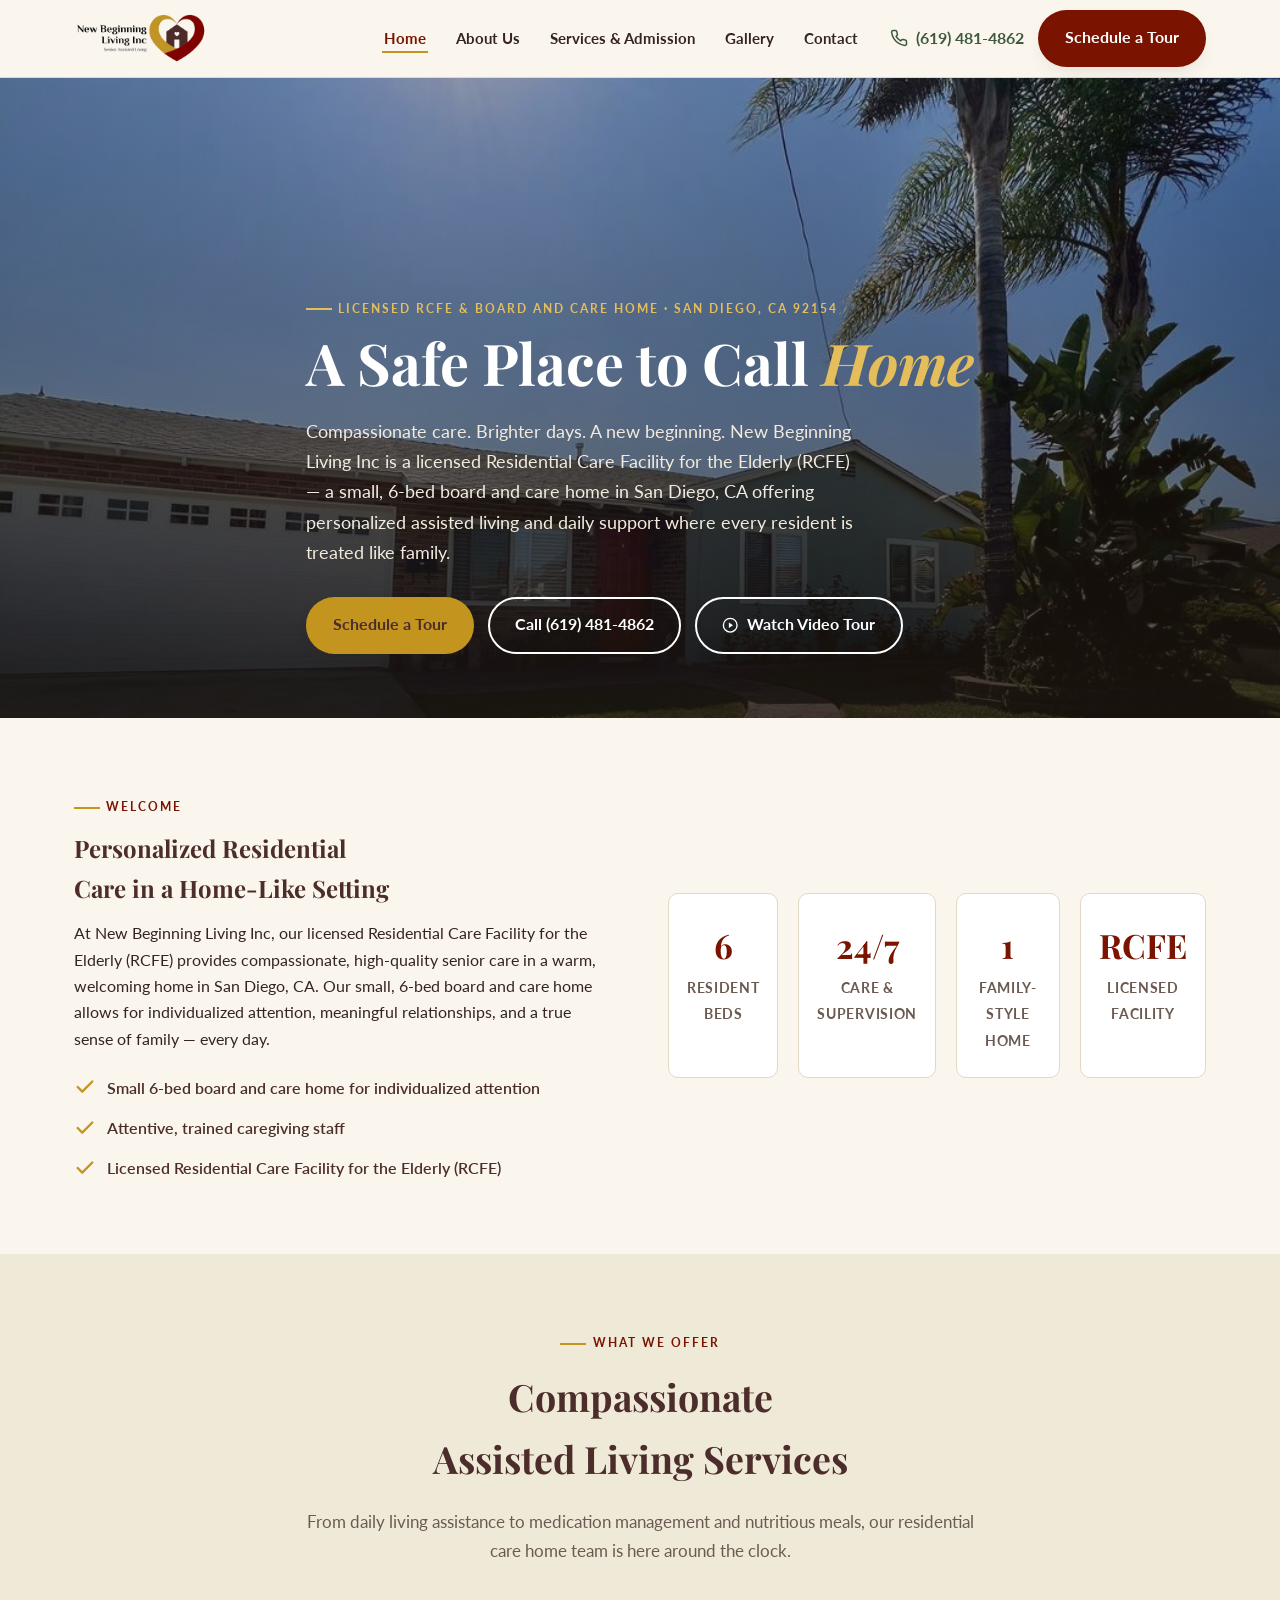
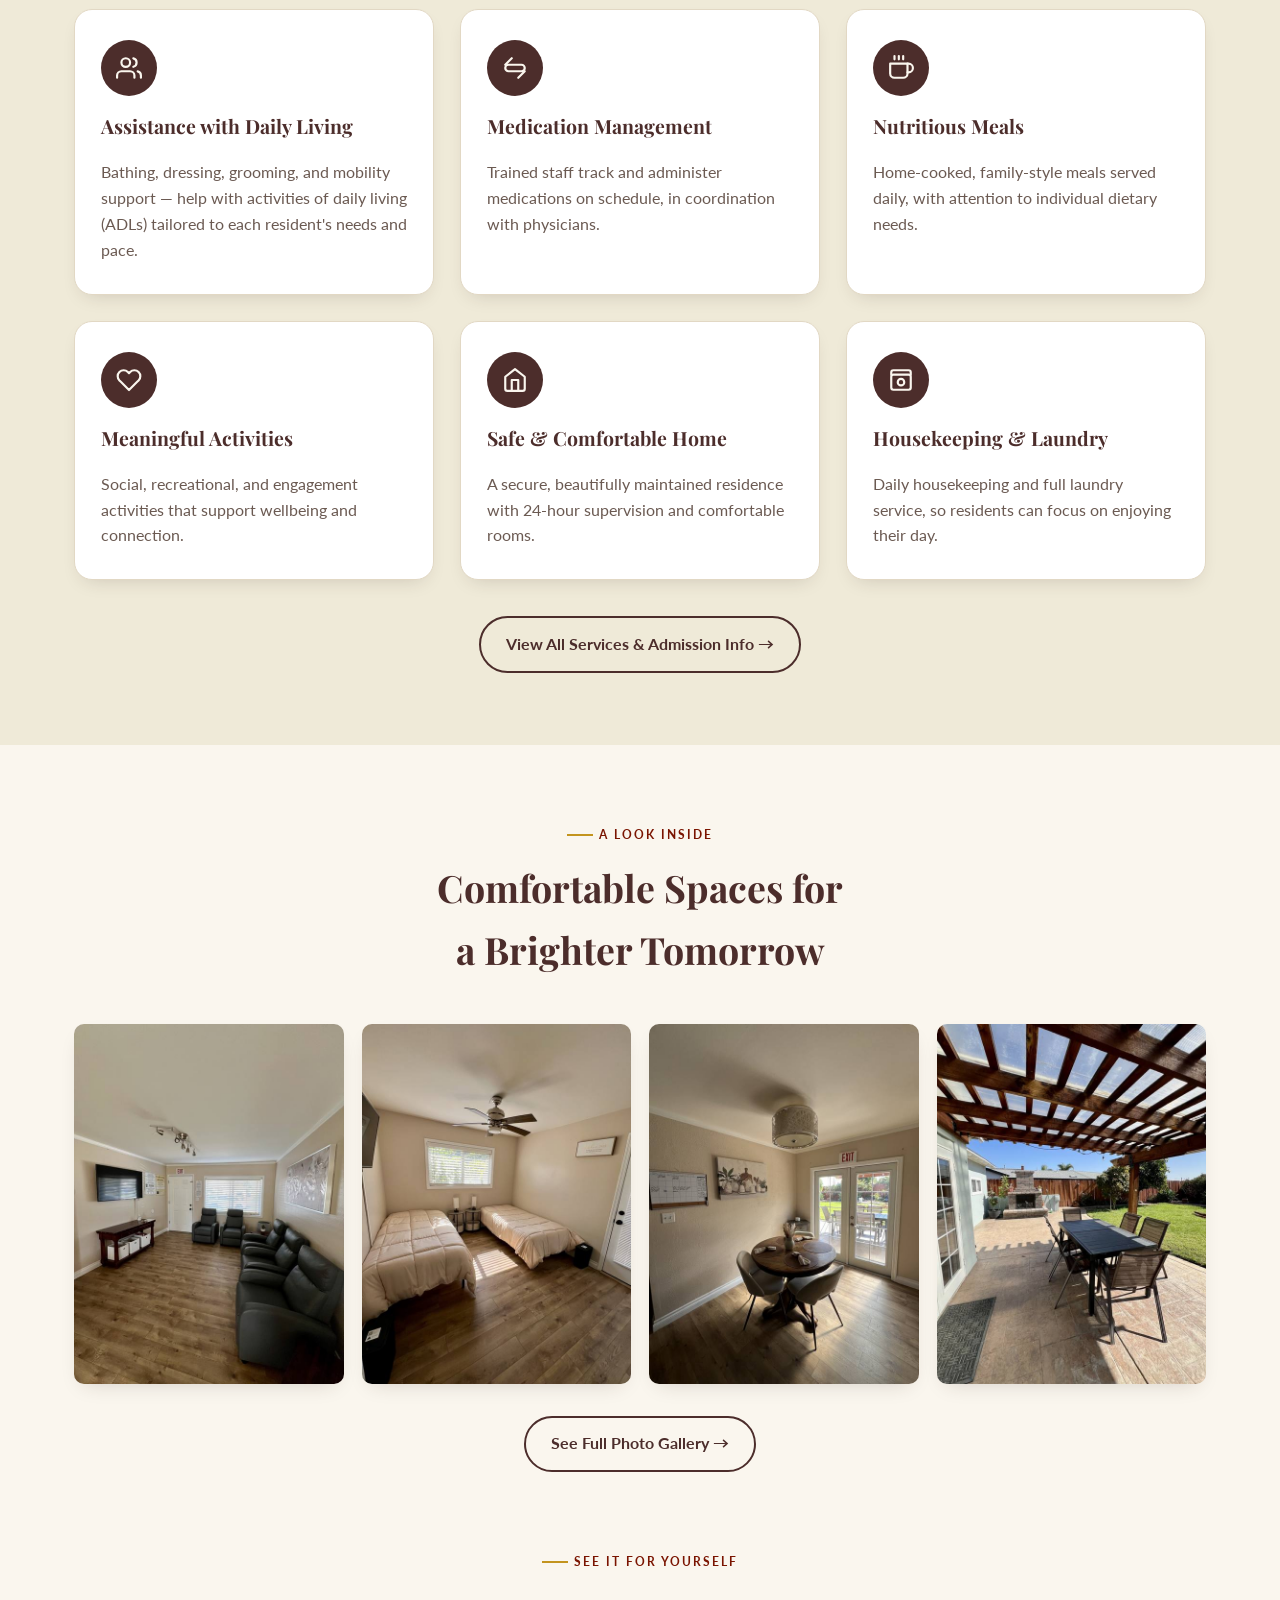
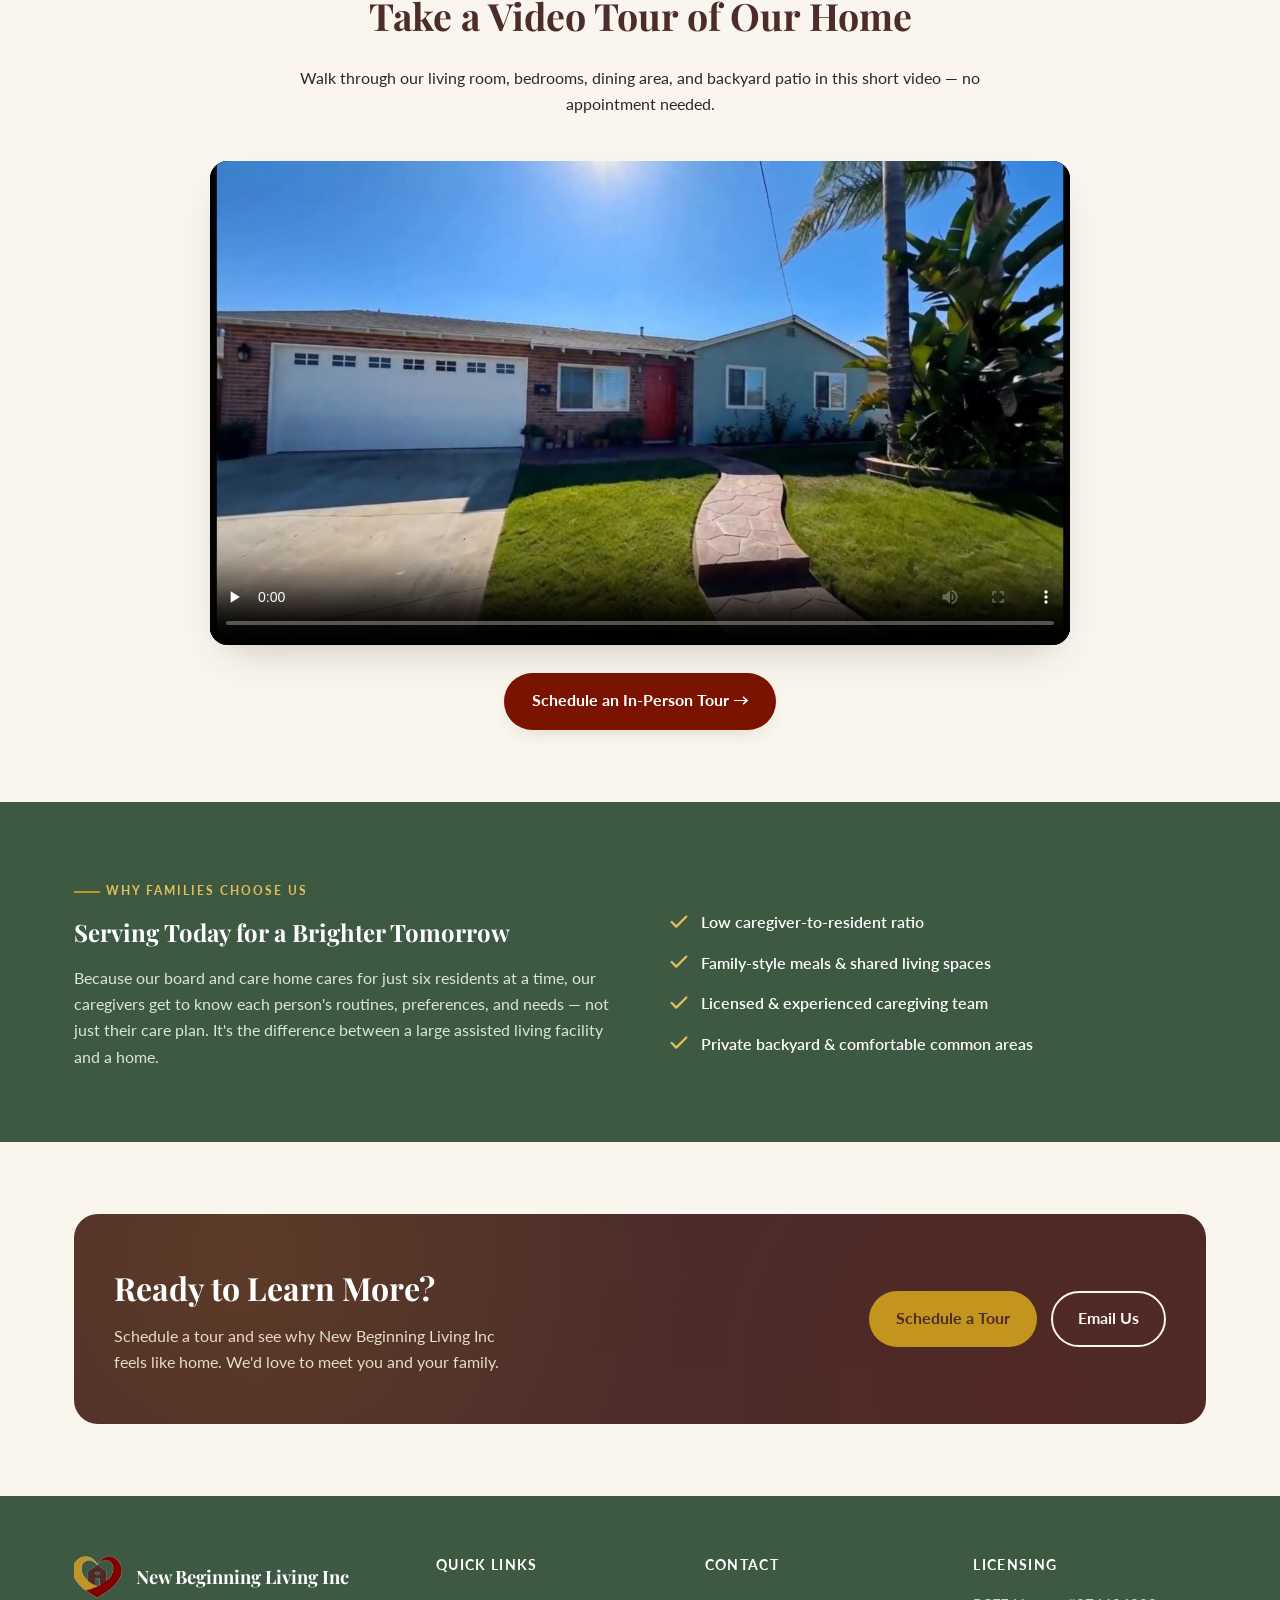
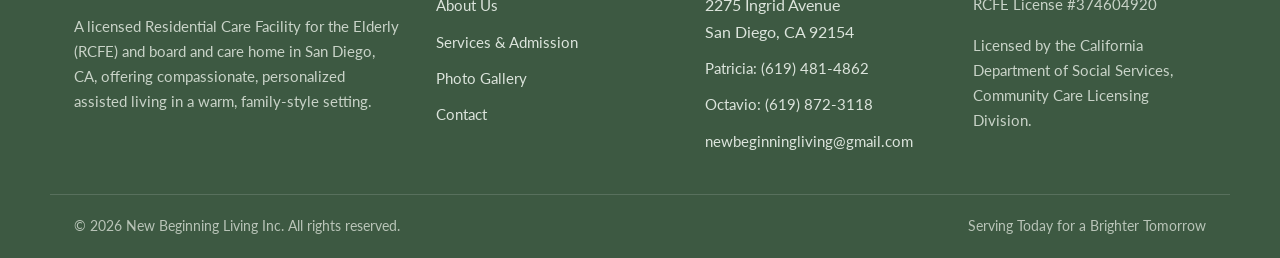
<file: index.html>
<!doctype html>
<html lang="en">
<head>
<meta charset="UTF-8">
<meta name="viewport" content="width=device-width, initial-scale=1, viewport-fit=cover">
<title>New Beginning Living Inc | Licensed RCFE & Board and Care Home in San Diego, CA</title>
<meta name="description" content="New Beginning Living Inc is a licensed Residential Care Facility for the Elderly (RCFE) and board and care home in San Diego, CA 92154, offering personalized, family-style assisted living for seniors.">
<link rel="canonical" href="https://newbeginningliving.com/">
<meta name="theme-color" content="#3D5942">
<link rel="icon" href="favicon.ico" sizes="any">
<link rel="icon" type="image/png" sizes="32x32" href="favicon-32.png">
<link rel="apple-touch-icon" href="apple-touch-icon.png">
<meta property="og:type" content="website">
<meta property="og:site_name" content="New Beginning Living Inc">
<meta property="og:title" content="New Beginning Living Inc | Licensed RCFE & Board and Care Home in San Diego, CA">
<meta property="og:description" content="New Beginning Living Inc is a licensed Residential Care Facility for the Elderly (RCFE) and board and care home in San Diego, CA 92154, offering personalized, family-style assisted living for seniors.">
<meta property="og:url" content="https://newbeginningliving.com/">
<meta property="og:image" content="https://newbeginningliving.com/images/share.jpg">
<meta name="twitter:card" content="summary_large_image">
<link rel="preconnect" href="https://fonts.googleapis.com"><link rel="preconnect" href="https://fonts.gstatic.com" crossorigin>
<link rel="stylesheet" href="https://fonts.googleapis.com/css2?family=Playfair+Display:ital,wght@0,600;0,700;1,600&family=Lato:wght@300;400;700;900&display=swap">
<link rel="stylesheet" href="style.css">
<script src="main.js" defer></script>

</head>
<body>
<header class="site-header">
  <div class="wrap">
    <a class="brand" href="index.html" aria-label="New Beginning Living Inc — Home">
      <img id="logoImg" src="images/logoFull.png" alt="New Beginning Living Inc logo">
    </a>
    <nav class="nav-primary" id="navPrimary">
      <ul class="nav-links">
        <li><a href="index.html" class="active">Home</a></li>
        <li><a href="about.html">About Us</a></li>
        <li><a href="services.html">Services &amp; Admission</a></li>
        <li><a href="gallery.html">Gallery</a></li>
        <li><a href="contact.html">Contact</a></li>
      </ul>
      <div class="header-actions">
        <a class="header-phone" href="tel:16194814862">
          <svg viewBox="0 0 24 24" fill="none" stroke="currentColor" stroke-width="2" stroke-linecap="round" stroke-linejoin="round"><path d="M22 16.92v3a2 2 0 0 1-2.18 2 19.8 19.8 0 0 1-8.63-3.07 19.5 19.5 0 0 1-6-6 19.8 19.8 0 0 1-3.07-8.67A2 2 0 0 1 4.11 2h3a2 2 0 0 1 2 1.72c.12.9.34 1.79.66 2.65a2 2 0 0 1-.45 2.11L8.09 9.91a16 16 0 0 0 6 6l1.43-1.43a2 2 0 0 1 2.11-.45c.86.32 1.75.54 2.65.66A2 2 0 0 1 22 16.92z"/></svg>
          (619) 481-4862
        </a>
        <a class="btn btn-primary" href="contact.html">Schedule a Tour</a>
      </div>
    </nav>
    <button class="nav-toggle" aria-label="Open menu" aria-expanded="false">
      <span></span><span></span><span></span>
    </button>
  </div>
</header>

<section class="hero">
  <div class="hero-media"><img id="heroImg" src="images/exterior.jpg" alt="Exterior of New Beginning Living Inc residential care home"></div>
  <div class="wrap hero-content reveal">
    <p class="eyebrow">Licensed RCFE &amp; Board and Care Home &middot; San Diego, CA 92154</p>
    <h1>A Safe Place to Call <em>Home</em></h1>
    <p class="lede">Compassionate care. Brighter days. A new beginning. New Beginning Living Inc is a licensed Residential Care Facility for the Elderly (RCFE) &mdash; a small, 6-bed board and care home in San Diego, CA offering personalized assisted living and daily support where every resident is treated like family.</p>
    <div class="btn-row">
      <a class="btn btn-gold" href="contact.html">Schedule a Tour</a>
      <a class="btn btn-outline" href="tel:16194814862">Call (619) 481-4862</a>
      <a class="btn btn-outline" href="#video-tour">
        <svg viewBox="0 0 24 24" fill="none" stroke="currentColor" stroke-width="2" stroke-linecap="round" stroke-linejoin="round"><circle cx="12" cy="12" r="10"/><polygon points="10 8 16 12 10 16" fill="currentColor" stroke="none"/></svg>
        Watch Video Tour
      </a>
    </div>
  </div>
</section>

<main>
  <section class="section">
    <div class="wrap grid-2">
      <div class="reveal">
        <p class="eyebrow">Welcome</p>
        <h2>Personalized Residential Care in a Home-Like Setting</h2>
        <p>At New Beginning Living Inc, our licensed Residential Care Facility for the Elderly (RCFE) provides compassionate, high-quality senior care in a warm, welcoming home in San Diego, CA. Our small, 6-bed board and care home allows for individualized attention, meaningful relationships, and a true sense of family &mdash; every day.</p>
        <ul class="check-list">
          <li><svg viewBox="0 0 24 24" fill="none" stroke="currentColor" stroke-width="2.5" stroke-linecap="round" stroke-linejoin="round"><path d="M20 6 9 17l-5-5"/></svg> Small 6-bed board and care home for individualized attention</li>
          <li><svg viewBox="0 0 24 24" fill="none" stroke="currentColor" stroke-width="2.5" stroke-linecap="round" stroke-linejoin="round"><path d="M20 6 9 17l-5-5"/></svg> Attentive, trained caregiving staff</li>
          <li><svg viewBox="0 0 24 24" fill="none" stroke="currentColor" stroke-width="2.5" stroke-linecap="round" stroke-linejoin="round"><path d="M20 6 9 17l-5-5"/></svg> Licensed Residential Care Facility for the Elderly (RCFE)</li>
        </ul>
      </div>
      <div class="stats-row reveal">
        <div class="stat-card"><span class="num">6</span><span class="lbl">Resident Beds</span></div>
        <div class="stat-card"><span class="num">24/7</span><span class="lbl">Care &amp; Supervision</span></div>
        <div class="stat-card"><span class="num">1</span><span class="lbl">Family-Style Home</span></div>
        <div class="stat-card"><span class="num">RCFE</span><span class="lbl">Licensed Facility</span></div>
      </div>
    </div>
  </section>

  <section class="section section-alt">
    <div class="wrap">
      <div class="section-head center reveal">
        <p class="eyebrow" style="justify-content:center">What We Offer</p>
        <h2>Compassionate Assisted Living Services</h2>
        <p class="lede">From daily living assistance to medication management and nutritious meals, our residential care home team is here around the clock.</p>
      </div>
      <div class="services-grid">
        <div class="service-card reveal">
          <div class="icon-badge"><svg viewBox="0 0 24 24" fill="none" stroke="currentColor" stroke-width="2" stroke-linecap="round" stroke-linejoin="round"><path d="M17 21v-2a4 4 0 0 0-4-4H5a4 4 0 0 0-4 4v2"/><circle cx="9" cy="7" r="4"/><path d="M23 21v-2a4 4 0 0 0-3-3.87"/><path d="M16 3.13a4 4 0 0 1 0 7.75"/></svg></div>
          <h3>Assistance with Daily Living</h3>
          <p>Bathing, dressing, grooming, and mobility support &mdash; help with activities of daily living (ADLs) tailored to each resident's needs and pace.</p>
        </div>
        <div class="service-card reveal">
          <div class="icon-badge"><svg viewBox="0 0 24 24" fill="none" stroke="currentColor" stroke-width="2" stroke-linecap="round" stroke-linejoin="round"><rect x="3" y="9" width="18" height="6" rx="3"/><path d="M9 3 3 9"/><path d="m15 21 6-6"/></svg></div>
          <h3>Medication Management</h3>
          <p>Trained staff track and administer medications on schedule, in coordination with physicians.</p>
        </div>
        <div class="service-card reveal">
          <div class="icon-badge"><svg viewBox="0 0 24 24" fill="none" stroke="currentColor" stroke-width="2" stroke-linecap="round" stroke-linejoin="round"><path d="M18 8h1a4 4 0 0 1 0 8h-1"/><path d="M2 8h16v9a4 4 0 0 1-4 4H6a4 4 0 0 1-4-4Z"/><line x1="6" y1="1" x2="6" y2="4"/><line x1="10" y1="1" x2="10" y2="4"/><line x1="14" y1="1" x2="14" y2="4"/></svg></div>
          <h3>Nutritious Meals</h3>
          <p>Home-cooked, family-style meals served daily, with attention to individual dietary needs.</p>
        </div>
        <div class="service-card reveal">
          <div class="icon-badge"><svg viewBox="0 0 24 24" fill="none" stroke="currentColor" stroke-width="2" stroke-linecap="round" stroke-linejoin="round"><path d="M20.84 4.61a5.5 5.5 0 0 0-7.78 0L12 5.67l-1.06-1.06a5.5 5.5 0 1 0-7.78 7.78l1.06 1.06L12 21.23l7.78-7.78 1.06-1.06a5.5 5.5 0 0 0 0-7.78Z"/></svg></div>
          <h3>Meaningful Activities</h3>
          <p>Social, recreational, and engagement activities that support wellbeing and connection.</p>
        </div>
        <div class="service-card reveal">
          <div class="icon-badge"><svg viewBox="0 0 24 24" fill="none" stroke="currentColor" stroke-width="2" stroke-linecap="round" stroke-linejoin="round"><path d="m3 9 9-7 9 7v11a2 2 0 0 1-2 2H5a2 2 0 0 1-2-2Z"/><path d="M9 22V12h6v10"/></svg></div>
          <h3>Safe &amp; Comfortable Home</h3>
          <p>A secure, beautifully maintained residence with 24-hour supervision and comfortable rooms.</p>
        </div>
        <div class="service-card reveal">
          <div class="icon-badge"><svg viewBox="0 0 24 24" fill="none" stroke="currentColor" stroke-width="2" stroke-linecap="round" stroke-linejoin="round"><path d="M3 7V5a2 2 0 0 1 2-2h14a2 2 0 0 1 2 2v2"/><rect x="3" y="7" width="18" height="14" rx="2"/><circle cx="12" cy="14" r="3"/></svg></div>
          <h3>Housekeeping &amp; Laundry</h3>
          <p>Daily housekeeping and full laundry service, so residents can focus on enjoying their day.</p>
        </div>
      </div>
      <div style="text-align:center; margin-top:36px;">
        <a class="btn btn-outline-dark" href="services.html">View All Services &amp; Admission Info &rarr;</a>
      </div>
    </div>
  </section>

  <section class="section">
    <div class="wrap">
      <div class="section-head center reveal">
        <p class="eyebrow" style="justify-content:center">A Look Inside</p>
        <h2>Comfortable Spaces for a Brighter Tomorrow</h2>
      </div>
      <div class="photo-strip">
        <figure class="reveal"><a href="gallery.html"><img id="pLiving" loading="lazy" src="images/living-room-thumb.jpg" alt="Living room"></a></figure>
        <figure class="reveal"><a href="gallery.html"><img id="pBed1" loading="lazy" src="images/bedroom-1-thumb.jpg" alt="Resident bedroom"></a></figure>
        <figure class="reveal"><a href="gallery.html"><img id="pDining" loading="lazy" src="images/dining-thumb.jpg" alt="Dining area"></a></figure>
        <figure class="reveal"><a href="gallery.html"><img id="pPatio" loading="lazy" src="images/patio-thumb.jpg" alt="Backyard patio"></a></figure>
      </div>
      <div style="text-align:center; margin-top:32px;">
        <a class="btn btn-outline-dark" href="gallery.html">See Full Photo Gallery &rarr;</a>
      </div>
    </div>
  </section>

  <section class="section" id="video-tour" style="padding-top:0;">
    <div class="wrap">
      <div class="section-head center reveal">
        <p class="eyebrow" style="justify-content:center">See It For Yourself</p>
        <h2>Take a Video Tour of Our Home</h2>
        <p>Walk through our living room, bedrooms, dining area, and backyard patio in this short video &mdash; no appointment needed.</p>
      </div>
      <div class="video-frame reveal">
        <video id="tourVideo" controls preload="none" poster="video/tour-poster.jpg"  playsinline>
          <source src="video/tour-video.mp4" type="video/mp4">
          Your browser does not support embedded video. <a href="video/tour-video.mp4">Download the video tour</a> instead.
        </video>
      </div>
      <div style="text-align:center; margin-top:28px;">
        <a class="btn btn-primary" href="contact.html">Schedule an In-Person Tour &rarr;</a>
      </div>
    </div>
  </section>

  <section class="section section-green">
    <div class="wrap grid-2">
      <div class="reveal">
        <p class="eyebrow" style="color:var(--nb-gold-light)">Why Families Choose Us</p>
        <h2>Serving Today for a Brighter Tomorrow</h2>
        <p style="color:#DCE4DC;">Because our board and care home cares for just six residents at a time, our caregivers get to know each person's routines, preferences, and needs &mdash; not just their care plan. It's the difference between a large assisted living facility and a home.</p>
      </div>
      <ul class="check-list reveal">
        <li style="color:#fff;"><svg viewBox="0 0 24 24" fill="none" stroke="currentColor" stroke-width="2.5" stroke-linecap="round" stroke-linejoin="round" style="color:var(--nb-gold-light)"><path d="M20 6 9 17l-5-5"/></svg> Low caregiver-to-resident ratio</li>
        <li style="color:#fff;"><svg viewBox="0 0 24 24" fill="none" stroke="currentColor" stroke-width="2.5" stroke-linecap="round" stroke-linejoin="round" style="color:var(--nb-gold-light)"><path d="M20 6 9 17l-5-5"/></svg> Family-style meals &amp; shared living spaces</li>
        <li style="color:#fff;"><svg viewBox="0 0 24 24" fill="none" stroke="currentColor" stroke-width="2.5" stroke-linecap="round" stroke-linejoin="round" style="color:var(--nb-gold-light)"><path d="M20 6 9 17l-5-5"/></svg> Licensed &amp; experienced caregiving team</li>
        <li style="color:#fff;"><svg viewBox="0 0 24 24" fill="none" stroke="currentColor" stroke-width="2.5" stroke-linecap="round" stroke-linejoin="round" style="color:var(--nb-gold-light)"><path d="M20 6 9 17l-5-5"/></svg> Private backyard &amp; comfortable common areas</li>
      </ul>
    </div>
  </section>

  <section class="section">
    <div class="wrap">
      <div class="cta-banner reveal">
        <div class="cta-text">
          <h2>Ready to Learn More?</h2>
          <p>Schedule a tour and see why New Beginning Living Inc feels like home. We'd love to meet you and your family.</p>
        </div>
        <div class="btn-row">
          <a class="btn btn-gold" href="contact.html">Schedule a Tour</a>
          <a class="btn btn-outline" href="mailto:newbeginningliving@gmail.com">Email Us</a>
        </div>
      </div>
    </div>
  </section>
</main>

<footer class="site-footer">
  <div class="wrap footer-top">
    <div>
      <div class="footer-brand">
        <img id="footerLogo" src="images/iconMark.png" alt="New Beginning Living Inc">
        <span>New Beginning Living Inc</span>
      </div>
      <p>A licensed Residential Care Facility for the Elderly (RCFE) and board and care home in San Diego, CA, offering compassionate, personalized assisted living in a warm, family-style setting.</p>
    </div>
    <div>
      <h4>Quick Links</h4>
      <ul class="footer-links">
        <li><a href="about.html">About Us</a></li>
        <li><a href="services.html">Services &amp; Admission</a></li>
        <li><a href="gallery.html">Photo Gallery</a></li>
        <li><a href="contact.html">Contact</a></li>
      </ul>
    </div>
    <div>
      <h4>Contact</h4>
      <ul class="footer-links">
        <li>2275 Ingrid Avenue<br>San Diego, CA 92154</li>
        <li><a href="tel:16194814862">Patricia: (619) 481-4862</a></li>
        <li><a href="tel:16198723118">Octavio: (619) 872-3118</a></li>
        <li><a href="mailto:newbeginningliving@gmail.com">newbeginningliving@gmail.com</a></li>
      </ul>
    </div>
    <div>
      <h4>Licensing</h4>
      <p>RCFE License #374604920</p>
      <p>Licensed by the California Department of Social Services, Community Care Licensing Division.</p>
    </div>
  </div>
  <div class="wrap footer-bottom">
    <span>&copy; 2026 New Beginning Living Inc. All rights reserved.</span>
    <span>Serving Today for a Brighter Tomorrow</span>
  </div>
</footer>
</body>
</html>
</file>
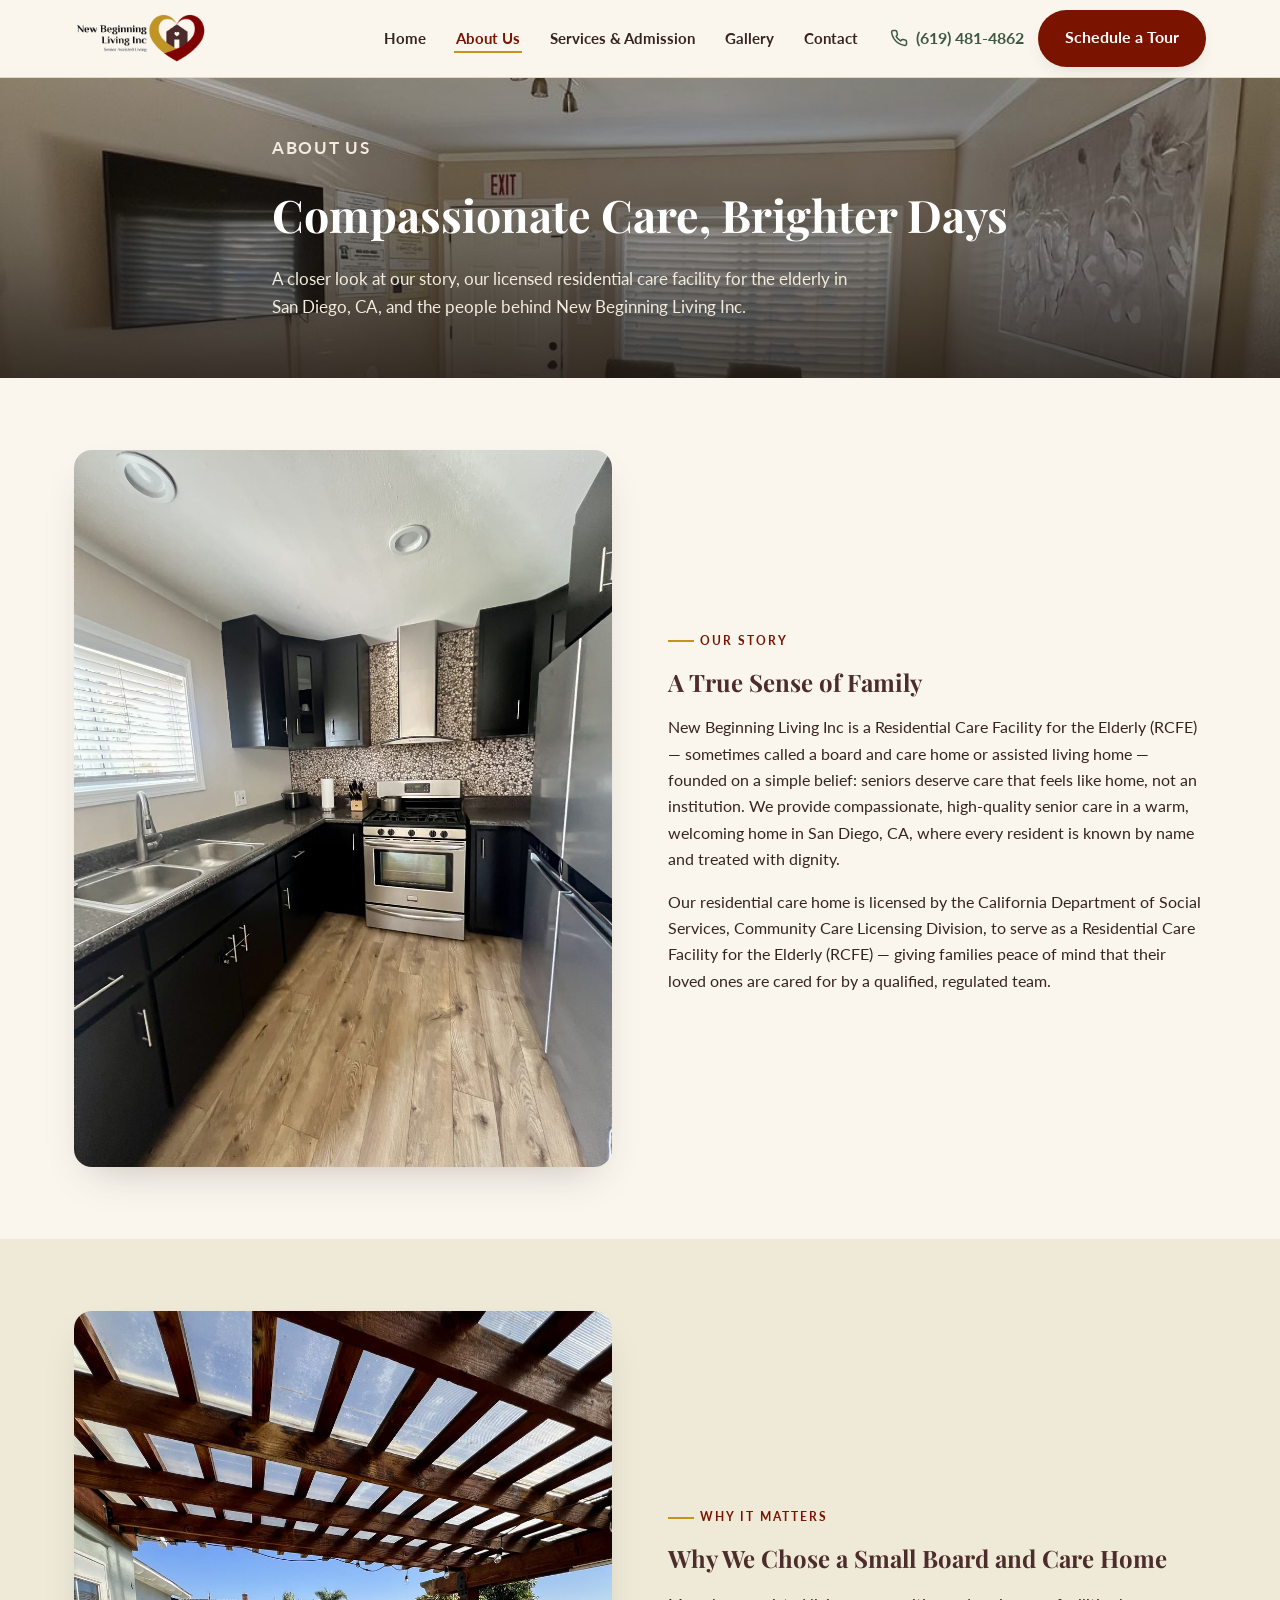
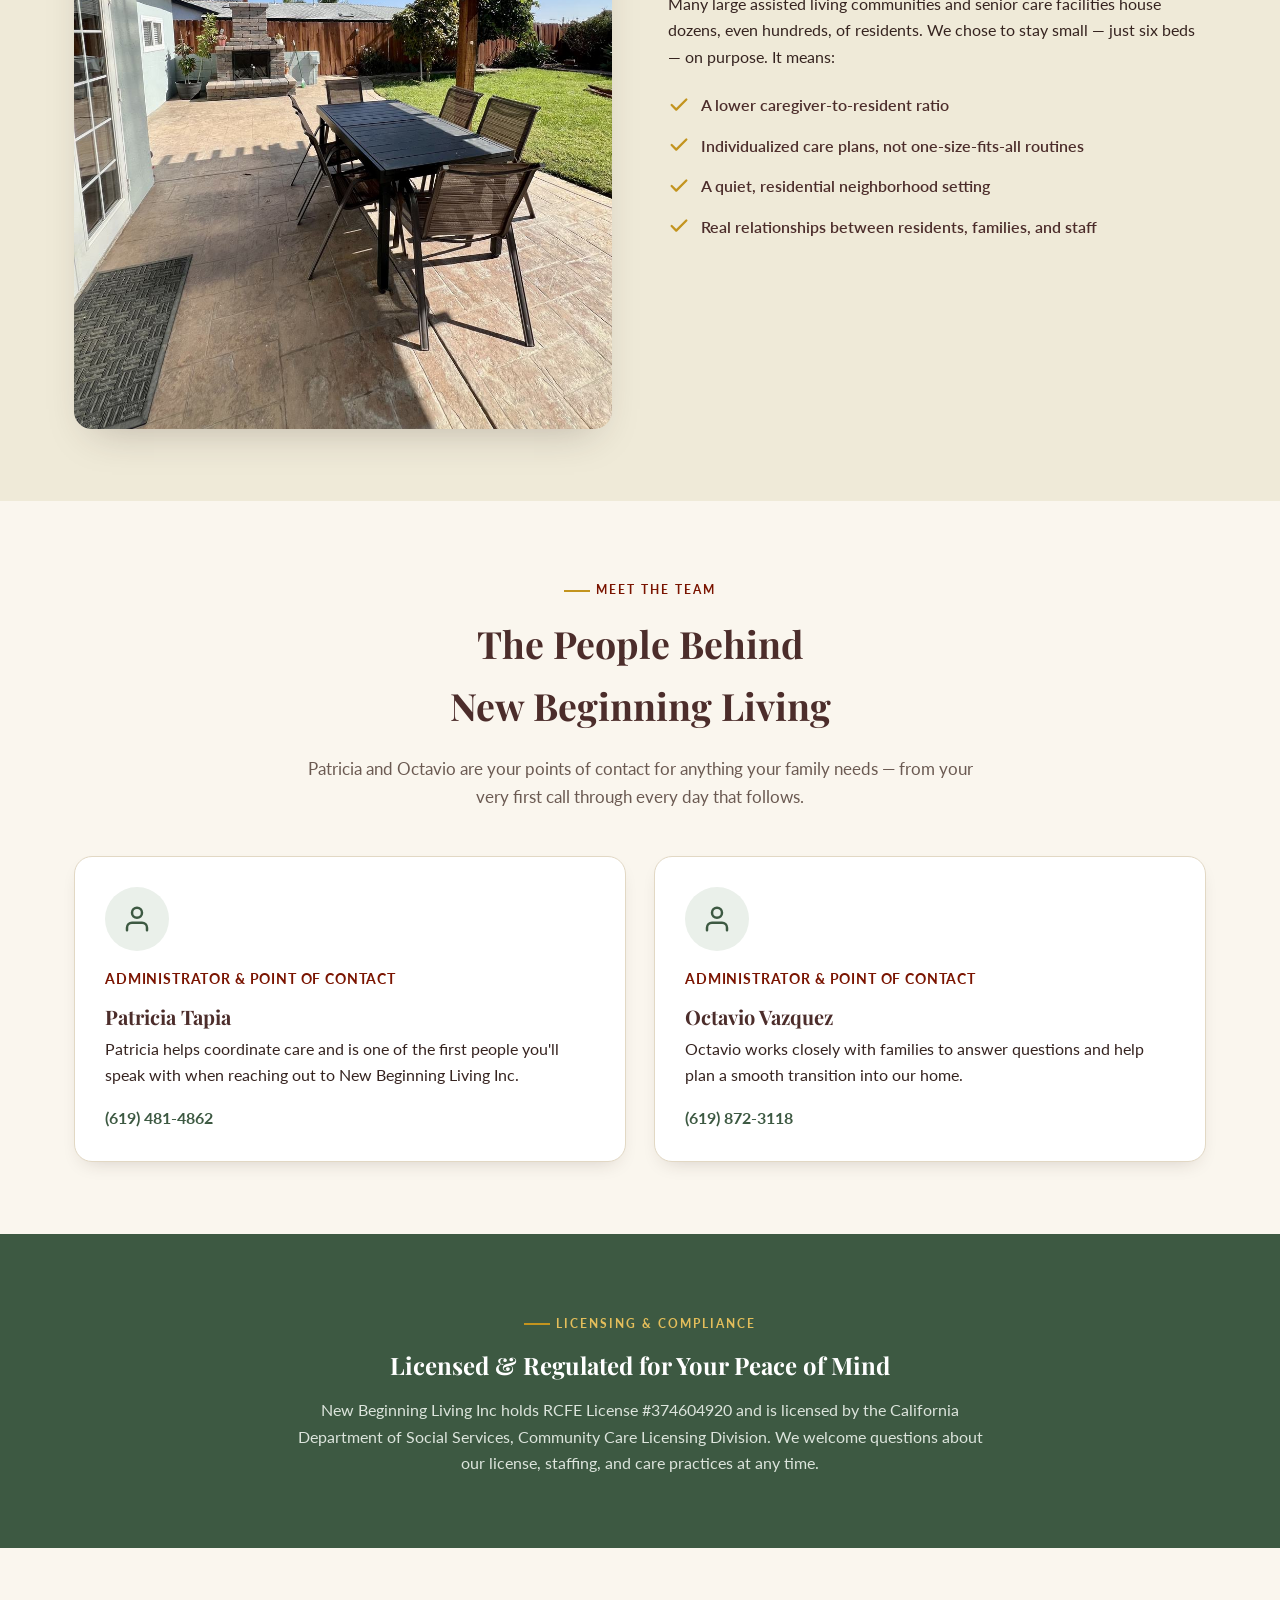
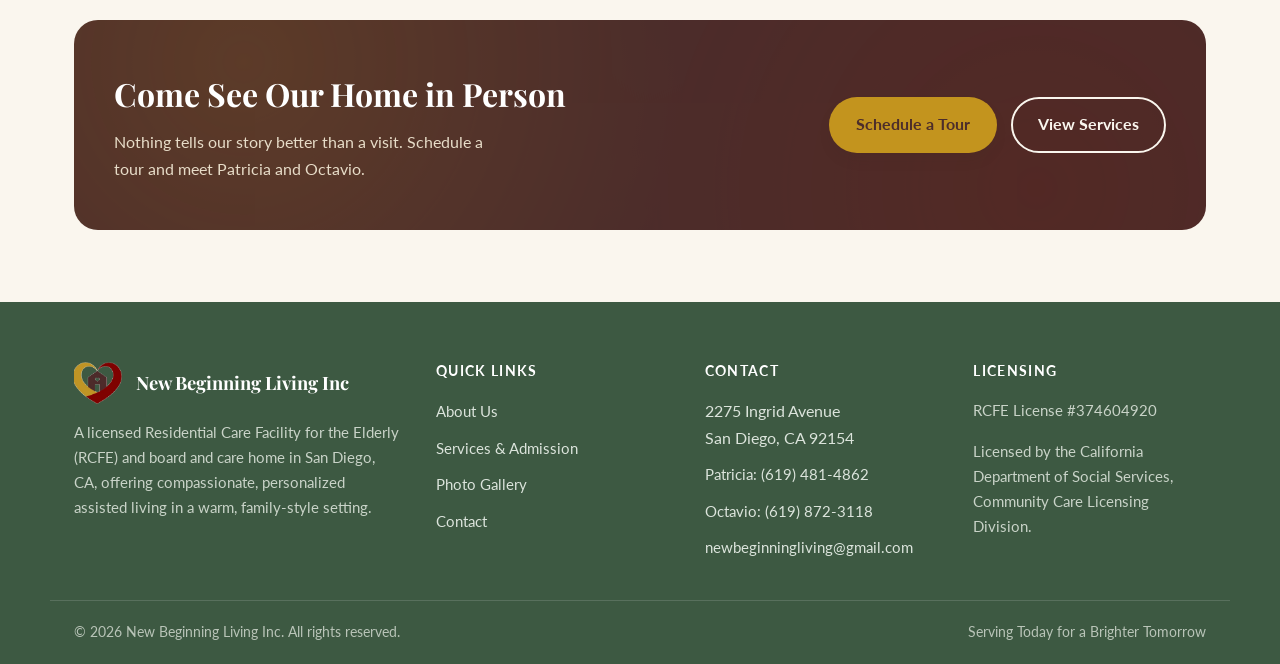
<file: about.html>
<!doctype html>
<html lang="en">
<head>
<meta charset="UTF-8">
<meta name="viewport" content="width=device-width, initial-scale=1, viewport-fit=cover">
<title>About Us — New Beginning Living Inc | RCFE San Diego</title>
<meta name="description" content="New Beginning Living Inc is a licensed Residential Care Facility for the Elderly (RCFE) in San Diego, CA — a small 6-bed board and care home offering compassionate, family-style assisted living.">
<link rel="canonical" href="https://newbeginningliving.com/about.html">
<meta name="theme-color" content="#3D5942">
<link rel="icon" href="favicon.ico" sizes="any">
<link rel="icon" type="image/png" sizes="32x32" href="favicon-32.png">
<link rel="apple-touch-icon" href="apple-touch-icon.png">
<meta property="og:type" content="website">
<meta property="og:site_name" content="New Beginning Living Inc">
<meta property="og:title" content="About Us — New Beginning Living Inc | RCFE San Diego">
<meta property="og:description" content="New Beginning Living Inc is a licensed Residential Care Facility for the Elderly (RCFE) in San Diego, CA — a small 6-bed board and care home offering compassionate, family-style assisted living.">
<meta property="og:url" content="https://newbeginningliving.com/about.html">
<meta property="og:image" content="https://newbeginningliving.com/images/share.jpg">
<meta name="twitter:card" content="summary_large_image">
<link rel="preconnect" href="https://fonts.googleapis.com"><link rel="preconnect" href="https://fonts.gstatic.com" crossorigin>
<link rel="stylesheet" href="https://fonts.googleapis.com/css2?family=Playfair+Display:ital,wght@0,600;0,700;1,600&family=Lato:wght@300;400;700;900&display=swap">
<link rel="stylesheet" href="style.css">
<script src="main.js" defer></script>

</head>
<body>
<header class="site-header">
  <div class="wrap">
    <a class="brand" href="index.html" aria-label="New Beginning Living Inc — Home">
      <img id="logoImg" src="images/logoFull.png" alt="New Beginning Living Inc logo">
    </a>
    <nav class="nav-primary" id="navPrimary">
      <ul class="nav-links">
        <li><a href="index.html">Home</a></li>
        <li><a href="about.html" class="active">About Us</a></li>
        <li><a href="services.html">Services &amp; Admission</a></li>
        <li><a href="gallery.html">Gallery</a></li>
        <li><a href="contact.html">Contact</a></li>
      </ul>
      <div class="header-actions">
        <a class="header-phone" href="tel:16194814862">
          <svg viewBox="0 0 24 24" fill="none" stroke="currentColor" stroke-width="2" stroke-linecap="round" stroke-linejoin="round"><path d="M22 16.92v3a2 2 0 0 1-2.18 2 19.8 19.8 0 0 1-8.63-3.07 19.5 19.5 0 0 1-6-6 19.8 19.8 0 0 1-3.07-8.67A2 2 0 0 1 4.11 2h3a2 2 0 0 1 2 1.72c.12.9.34 1.79.66 2.65a2 2 0 0 1-.45 2.11L8.09 9.91a16 16 0 0 0 6 6l1.43-1.43a2 2 0 0 1 2.11-.45c.86.32 1.75.54 2.65.66A2 2 0 0 1 22 16.92z"/></svg>
          (619) 481-4862
        </a>
        <a class="btn btn-primary" href="contact.html">Schedule a Tour</a>
      </div>
    </nav>
    <button class="nav-toggle" aria-label="Open menu" aria-expanded="false">
      <span></span><span></span><span></span>
    </button>
  </div>
</header>

<section class="page-banner">
  <div class="hero-media"><img id="bannerImg" src="images/living-room.jpg" alt="Living room at New Beginning Living Inc"></div>
  <div class="wrap page-banner-content reveal">
    <p class="crumb">About Us</p>
    <h1>Compassionate Care, Brighter Days</h1>
    <p>A closer look at our story, our licensed residential care facility for the elderly in San Diego, CA, and the people behind New Beginning Living Inc.</p>
  </div>
</section>

<main>
  <section class="section">
    <div class="wrap grid-2">
      <div class="media-frame reveal"><img id="imgKitchen" loading="lazy" src="images/kitchen.jpg" alt="Kitchen at New Beginning Living Inc"></div>
      <div class="reveal">
        <p class="eyebrow">Our Story</p>
        <h2>A True Sense of Family</h2>
        <p>New Beginning Living Inc is a Residential Care Facility for the Elderly (RCFE) &mdash; sometimes called a board and care home or assisted living home &mdash; founded on a simple belief: seniors deserve care that feels like home, not an institution. We provide compassionate, high-quality senior care in a warm, welcoming home in San Diego, CA, where every resident is known by name and treated with dignity.</p>
        <p>Our residential care home is licensed by the California Department of Social Services, Community Care Licensing Division, to serve as a Residential Care Facility for the Elderly (RCFE) &mdash; giving families peace of mind that their loved ones are cared for by a qualified, regulated team.</p>
      </div>
    </div>
  </section>

  <section class="section section-alt">
    <div class="wrap grid-2">
      <div class="reveal" style="order:2;">
        <p class="eyebrow">Why It Matters</p>
        <h2>Why We Chose a Small Board and Care Home</h2>
        <p>Many large assisted living communities and senior care facilities house dozens, even hundreds, of residents. We chose to stay small &mdash; just six beds &mdash; on purpose. It means:</p>
        <ul class="check-list">
          <li><svg viewBox="0 0 24 24" fill="none" stroke="currentColor" stroke-width="2.5" stroke-linecap="round" stroke-linejoin="round"><path d="M20 6 9 17l-5-5"/></svg> A lower caregiver-to-resident ratio</li>
          <li><svg viewBox="0 0 24 24" fill="none" stroke="currentColor" stroke-width="2.5" stroke-linecap="round" stroke-linejoin="round"><path d="M20 6 9 17l-5-5"/></svg> Individualized care plans, not one-size-fits-all routines</li>
          <li><svg viewBox="0 0 24 24" fill="none" stroke="currentColor" stroke-width="2.5" stroke-linecap="round" stroke-linejoin="round"><path d="M20 6 9 17l-5-5"/></svg> A quiet, residential neighborhood setting</li>
          <li><svg viewBox="0 0 24 24" fill="none" stroke="currentColor" stroke-width="2.5" stroke-linecap="round" stroke-linejoin="round"><path d="M20 6 9 17l-5-5"/></svg> Real relationships between residents, families, and staff</li>
        </ul>
      </div>
      <div class="media-frame reveal" style="order:1;"><img id="imgPatio" loading="lazy" src="images/patio.jpg" alt="Backyard patio at New Beginning Living Inc"></div>
    </div>
  </section>

  <section class="section">
    <div class="wrap">
      <div class="section-head center reveal">
        <p class="eyebrow" style="justify-content:center">Meet the Team</p>
        <h2>The People Behind New Beginning Living</h2>
        <p class="lede">Patricia and Octavio are your points of contact for anything your family needs &mdash; from your very first call through every day that follows.</p>
      </div>
      <div class="team-grid">
        <div class="team-card reveal">
          <div class="team-avatar">
            <svg viewBox="0 0 24 24" fill="none" stroke="currentColor" stroke-width="2" stroke-linecap="round" stroke-linejoin="round"><path d="M20 21v-2a4 4 0 0 0-4-4H8a4 4 0 0 0-4 4v2"/><circle cx="12" cy="7" r="4"/></svg>
          </div>
          <span class="team-role">Administrator &amp; Point of Contact</span>
          <h3>Patricia Tapia</h3>
          <p>Patricia helps coordinate care and is one of the first people you'll speak with when reaching out to New Beginning Living Inc.</p>
          <a class="link-line" style="color:var(--nb-green); font-weight:700;" href="tel:16194814862">(619) 481-4862</a>
        </div>
        <div class="team-card reveal">
          <div class="team-avatar">
            <svg viewBox="0 0 24 24" fill="none" stroke="currentColor" stroke-width="2" stroke-linecap="round" stroke-linejoin="round"><path d="M20 21v-2a4 4 0 0 0-4-4H8a4 4 0 0 0-4 4v2"/><circle cx="12" cy="7" r="4"/></svg>
          </div>
          <span class="team-role">Administrator &amp; Point of Contact</span>
          <h3>Octavio Vazquez</h3>
          <p>Octavio works closely with families to answer questions and help plan a smooth transition into our home.</p>
          <a class="link-line" style="color:var(--nb-green); font-weight:700;" href="tel:16198723118">(619) 872-3118</a>
        </div>
      </div>
    </div>
  </section>

  <section class="section section-green">
    <div class="wrap" style="text-align:center; max-width:760px; margin-inline:auto;">
      <p class="eyebrow" style="justify-content:center; color:var(--nb-gold-light)">Licensing &amp; Compliance</p>
      <h2>Licensed &amp; Regulated for Your Peace of Mind</h2>
      <p style="color:#DCE4DC;">New Beginning Living Inc holds RCFE License #374604920 and is licensed by the California Department of Social Services, Community Care Licensing Division. We welcome questions about our license, staffing, and care practices at any time.</p>
    </div>
  </section>

  <section class="section">
    <div class="wrap">
      <div class="cta-banner reveal">
        <div class="cta-text">
          <h2>Come See Our Home in Person</h2>
          <p>Nothing tells our story better than a visit. Schedule a tour and meet Patricia and Octavio.</p>
        </div>
        <div class="btn-row">
          <a class="btn btn-gold" href="contact.html">Schedule a Tour</a>
          <a class="btn btn-outline" href="services.html">View Services</a>
        </div>
      </div>
    </div>
  </section>
</main>

<footer class="site-footer">
  <div class="wrap footer-top">
    <div>
      <div class="footer-brand">
        <img id="footerLogo" src="images/iconMark.png" alt="New Beginning Living Inc">
        <span>New Beginning Living Inc</span>
      </div>
      <p>A licensed Residential Care Facility for the Elderly (RCFE) and board and care home in San Diego, CA, offering compassionate, personalized assisted living in a warm, family-style setting.</p>
    </div>
    <div>
      <h4>Quick Links</h4>
      <ul class="footer-links">
        <li><a href="about.html">About Us</a></li>
        <li><a href="services.html">Services &amp; Admission</a></li>
        <li><a href="gallery.html">Photo Gallery</a></li>
        <li><a href="contact.html">Contact</a></li>
      </ul>
    </div>
    <div>
      <h4>Contact</h4>
      <ul class="footer-links">
        <li>2275 Ingrid Avenue<br>San Diego, CA 92154</li>
        <li><a href="tel:16194814862">Patricia: (619) 481-4862</a></li>
        <li><a href="tel:16198723118">Octavio: (619) 872-3118</a></li>
        <li><a href="mailto:newbeginningliving@gmail.com">newbeginningliving@gmail.com</a></li>
      </ul>
    </div>
    <div>
      <h4>Licensing</h4>
      <p>RCFE License #374604920</p>
      <p>Licensed by the California Department of Social Services, Community Care Licensing Division.</p>
    </div>
  </div>
  <div class="wrap footer-bottom">
    <span>&copy; 2026 New Beginning Living Inc. All rights reserved.</span>
    <span>Serving Today for a Brighter Tomorrow</span>
  </div>
</footer>
</body>
</html>
</file>
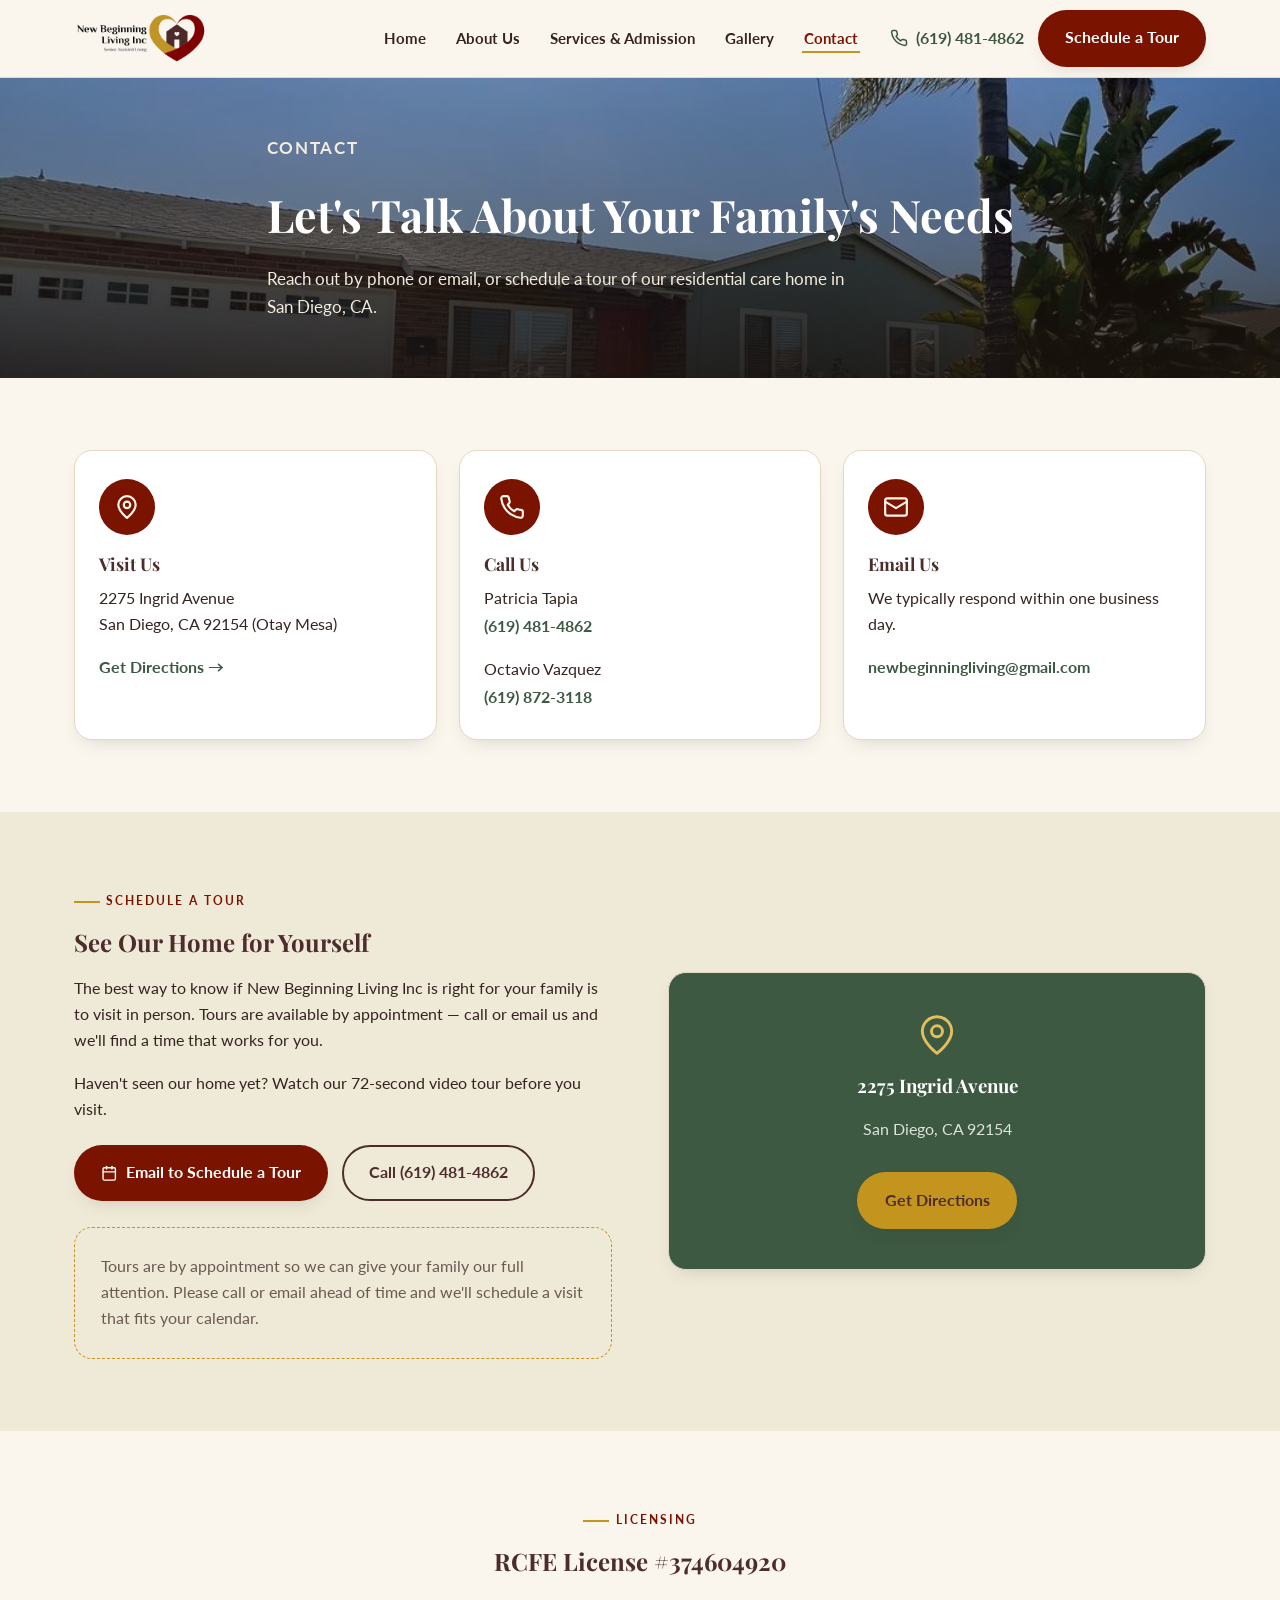
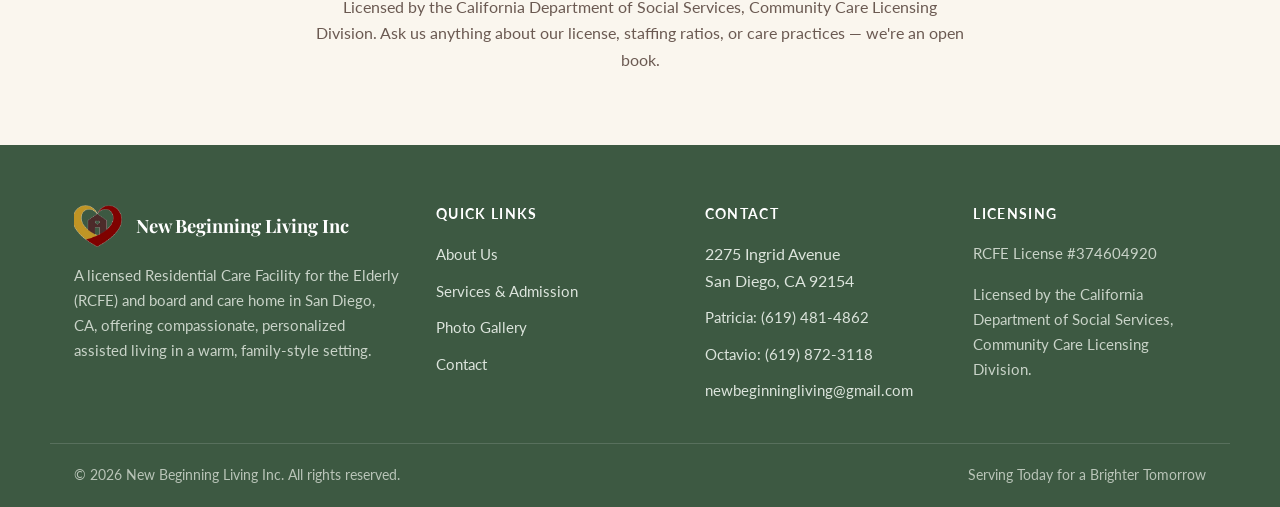
<file: contact.html>
<!doctype html>
<html lang="en">
<head>
<meta charset="UTF-8">
<meta name="viewport" content="width=device-width, initial-scale=1, viewport-fit=cover">
<title>Contact &amp; Schedule a Tour — New Beginning Living Inc</title>
<meta name="description" content="Contact New Beginning Living Inc, a licensed RCFE and board and care home in San Diego, CA, to schedule a tour or ask about admission. Call, email, or visit us at 2275 Ingrid Avenue, 92154.">
<link rel="canonical" href="https://newbeginningliving.com/contact.html">
<meta name="theme-color" content="#3D5942">
<link rel="icon" href="favicon.ico" sizes="any">
<link rel="icon" type="image/png" sizes="32x32" href="favicon-32.png">
<link rel="apple-touch-icon" href="apple-touch-icon.png">
<meta property="og:type" content="website">
<meta property="og:site_name" content="New Beginning Living Inc">
<meta property="og:title" content="Contact &amp; Schedule a Tour — New Beginning Living Inc">
<meta property="og:description" content="Contact New Beginning Living Inc, a licensed RCFE and board and care home in San Diego, CA, to schedule a tour or ask about admission. Call, email, or visit us at 2275 Ingrid Avenue, 92154.">
<meta property="og:url" content="https://newbeginningliving.com/contact.html">
<meta property="og:image" content="https://newbeginningliving.com/images/share.jpg">
<meta name="twitter:card" content="summary_large_image">
<link rel="preconnect" href="https://fonts.googleapis.com"><link rel="preconnect" href="https://fonts.gstatic.com" crossorigin>
<link rel="stylesheet" href="https://fonts.googleapis.com/css2?family=Playfair+Display:ital,wght@0,600;0,700;1,600&family=Lato:wght@300;400;700;900&display=swap">
<link rel="stylesheet" href="style.css">
<script src="main.js" defer></script>
<script type="application/ld+json">
{
  "@context": "https://schema.org",
  "@type": "LocalBusiness",
  "name": "New Beginning Living Inc",
  "description": "Licensed Residential Care Facility for the Elderly (RCFE) and board and care home offering personalized, family-style assisted living for seniors in San Diego, CA.",
  "address": {
    "@type": "PostalAddress",
    "streetAddress": "2275 Ingrid Avenue",
    "addressLocality": "San Diego",
    "addressRegion": "CA",
    "postalCode": "92154",
    "addressCountry": "US"
  },
  "telephone": "+1-619-481-4862",
  "email": "newbeginningliving@gmail.com"
}
</script>
</head>
<body>
<header class="site-header">
  <div class="wrap">
    <a class="brand" href="index.html" aria-label="New Beginning Living Inc — Home">
      <img id="logoImg" src="images/logoFull.png" alt="New Beginning Living Inc logo">
    </a>
    <nav class="nav-primary" id="navPrimary">
      <ul class="nav-links">
        <li><a href="index.html">Home</a></li>
        <li><a href="about.html">About Us</a></li>
        <li><a href="services.html">Services &amp; Admission</a></li>
        <li><a href="gallery.html">Gallery</a></li>
        <li><a href="contact.html" class="active">Contact</a></li>
      </ul>
      <div class="header-actions">
        <a class="header-phone" href="tel:16194814862">
          <svg viewBox="0 0 24 24" fill="none" stroke="currentColor" stroke-width="2" stroke-linecap="round" stroke-linejoin="round"><path d="M22 16.92v3a2 2 0 0 1-2.18 2 19.8 19.8 0 0 1-8.63-3.07 19.5 19.5 0 0 1-6-6 19.8 19.8 0 0 1-3.07-8.67A2 2 0 0 1 4.11 2h3a2 2 0 0 1 2 1.72c.12.9.34 1.79.66 2.65a2 2 0 0 1-.45 2.11L8.09 9.91a16 16 0 0 0 6 6l1.43-1.43a2 2 0 0 1 2.11-.45c.86.32 1.75.54 2.65.66A2 2 0 0 1 22 16.92z"/></svg>
          (619) 481-4862
        </a>
        <a class="btn btn-primary" href="contact.html">Schedule a Tour</a>
      </div>
    </nav>
    <button class="nav-toggle" aria-label="Open menu" aria-expanded="false">
      <span></span><span></span><span></span>
    </button>
  </div>
</header>

<section class="page-banner">
  <div class="hero-media"><img id="bannerImg" src="images/exterior.jpg" alt="Front exterior of New Beginning Living Inc"></div>
  <div class="wrap page-banner-content reveal">
    <p class="crumb">Contact</p>
    <h1>Let's Talk About Your Family's Needs</h1>
    <p>Reach out by phone or email, or schedule a tour of our residential care home in San Diego, CA.</p>
  </div>
</section>

<main>
  <section class="section">
    <div class="wrap">
      <div class="contact-grid">
        <div class="contact-card reveal">
          <div class="icon-badge"><svg viewBox="0 0 24 24" fill="none" stroke="currentColor" stroke-width="2" stroke-linecap="round" stroke-linejoin="round"><path d="M20 10c0 6-8 12-8 12s-8-6-8-12a8 8 0 0 1 16 0Z"/><circle cx="12" cy="10" r="3"/></svg></div>
          <h3>Visit Us</h3>
          <p>2275 Ingrid Avenue<br>San Diego, CA 92154 (Otay Mesa)</p>
          <a class="link-line" href="https://www.google.com/maps/search/?api=1&query=2275+Ingrid+Avenue+San+Diego+CA+92154" target="_blank" rel="noopener">Get Directions &rarr;</a>
        </div>
        <div class="contact-card reveal">
          <div class="icon-badge"><svg viewBox="0 0 24 24" fill="none" stroke="currentColor" stroke-width="2" stroke-linecap="round" stroke-linejoin="round"><path d="M22 16.92v3a2 2 0 0 1-2.18 2 19.8 19.8 0 0 1-8.63-3.07 19.5 19.5 0 0 1-6-6 19.8 19.8 0 0 1-3.07-8.67A2 2 0 0 1 4.11 2h3a2 2 0 0 1 2 1.72c.12.9.34 1.79.66 2.65a2 2 0 0 1-.45 2.11L8.09 9.91a16 16 0 0 0 6 6l1.43-1.43a2 2 0 0 1 2.11-.45c.86.32 1.75.54 2.65.66A2 2 0 0 1 22 16.92z"/></svg></div>
          <h3>Call Us</h3>
          <p>Patricia Tapia<br><a class="link-line" href="tel:16194814862">(619) 481-4862</a></p>
          <p style="margin-top:10px;">Octavio Vazquez<br><a class="link-line" href="tel:16198723118">(619) 872-3118</a></p>
        </div>
        <div class="contact-card reveal">
          <div class="icon-badge"><svg viewBox="0 0 24 24" fill="none" stroke="currentColor" stroke-width="2" stroke-linecap="round" stroke-linejoin="round"><rect x="2" y="4" width="20" height="16" rx="2"/><path d="m22 7-10 6L2 7"/></svg></div>
          <h3>Email Us</h3>
          <p>We typically respond within one business day.</p>
          <a class="link-line" href="mailto:newbeginningliving@gmail.com?subject=Schedule%20a%20Tour%20Request&body=Hello%2C%0A%0AI'd%20like%20to%20schedule%20a%20tour%20of%20New%20Beginning%20Living%20Inc.%0A%0AName%3A%0APhone%3A%0APreferred%20date%2Ftime%3A%0AMessage%3A%0A">newbeginningliving@gmail.com</a>
        </div>
      </div>
    </div>
  </section>

  <section class="section section-alt">
    <div class="wrap grid-2">
      <div class="reveal">
        <p class="eyebrow">Schedule a Tour</p>
        <h2>See Our Home for Yourself</h2>
        <p>The best way to know if New Beginning Living Inc is right for your family is to visit in person. Tours are available by appointment &mdash; call or email us and we'll find a time that works for you.</p>
        <p>Haven't seen our home yet? <a class="link-line" href="index.html#video-tour">Watch our 72-second video tour</a> before you visit.</p>
        <div class="btn-row" style="margin-top:22px;">
          <a class="btn btn-primary" href="mailto:newbeginningliving@gmail.com?subject=Schedule%20a%20Tour%20Request&body=Hello%2C%0A%0AI'd%20like%20to%20schedule%20a%20tour%20of%20New%20Beginning%20Living%20Inc.%0A%0AName%3A%0APhone%3A%0APreferred%20date%2Ftime%3A%0AMessage%3A%0A">
            <svg viewBox="0 0 24 24" fill="none" stroke="currentColor" stroke-width="2" stroke-linecap="round" stroke-linejoin="round"><rect x="3" y="4" width="18" height="18" rx="2"/><line x1="16" y1="2" x2="16" y2="6"/><line x1="8" y1="2" x2="8" y2="6"/><line x1="3" y1="10" x2="21" y2="10"/></svg>
            Email to Schedule a Tour
          </a>
          <a class="btn btn-outline-dark" href="tel:16194814862">Call (619) 481-4862</a>
        </div>
        <div class="tour-form-note" style="margin-top:26px;">
          Tours are by appointment so we can give your family our full attention. Please call or email ahead of time and we'll schedule a visit that fits your calendar.
        </div>
      </div>
      <div class="map-card reveal">
        <svg viewBox="0 0 24 24" fill="none" stroke="currentColor" stroke-width="1.6" stroke-linecap="round" stroke-linejoin="round"><path d="M20 10c0 6-8 12-8 12s-8-6-8-12a8 8 0 0 1 16 0Z"/><circle cx="12" cy="10" r="3"/></svg>
        <h3 style="color:#fff; margin-bottom:0;">2275 Ingrid Avenue</h3>
        <p style="color:#DCE4DC;">San Diego, CA 92154</p>
        <a class="btn btn-gold" href="https://www.google.com/maps/search/?api=1&query=2275+Ingrid+Avenue+San+Diego+CA+92154" target="_blank" rel="noopener">Get Directions</a>
      </div>
    </div>
  </section>

  <section class="section">
    <div class="wrap" style="text-align:center; max-width:700px; margin-inline:auto;">
      <p class="eyebrow" style="justify-content:center">Licensing</p>
      <h2>RCFE License #374604920</h2>
      <p style="color:var(--nb-ink-soft);">Licensed by the California Department of Social Services, Community Care Licensing Division. Ask us anything about our license, staffing ratios, or care practices &mdash; we're an open book.</p>
    </div>
  </section>
</main>

<footer class="site-footer">
  <div class="wrap footer-top">
    <div>
      <div class="footer-brand">
        <img id="footerLogo" src="images/iconMark.png" alt="New Beginning Living Inc">
        <span>New Beginning Living Inc</span>
      </div>
      <p>A licensed Residential Care Facility for the Elderly (RCFE) and board and care home in San Diego, CA, offering compassionate, personalized assisted living in a warm, family-style setting.</p>
    </div>
    <div>
      <h4>Quick Links</h4>
      <ul class="footer-links">
        <li><a href="about.html">About Us</a></li>
        <li><a href="services.html">Services &amp; Admission</a></li>
        <li><a href="gallery.html">Photo Gallery</a></li>
        <li><a href="contact.html">Contact</a></li>
      </ul>
    </div>
    <div>
      <h4>Contact</h4>
      <ul class="footer-links">
        <li>2275 Ingrid Avenue<br>San Diego, CA 92154</li>
        <li><a href="tel:16194814862">Patricia: (619) 481-4862</a></li>
        <li><a href="tel:16198723118">Octavio: (619) 872-3118</a></li>
        <li><a href="mailto:newbeginningliving@gmail.com">newbeginningliving@gmail.com</a></li>
      </ul>
    </div>
    <div>
      <h4>Licensing</h4>
      <p>RCFE License #374604920</p>
      <p>Licensed by the California Department of Social Services, Community Care Licensing Division.</p>
    </div>
  </div>
  <div class="wrap footer-bottom">
    <span>&copy; 2026 New Beginning Living Inc. All rights reserved.</span>
    <span>Serving Today for a Brighter Tomorrow</span>
  </div>
</footer>
</body>
</html>
</file>
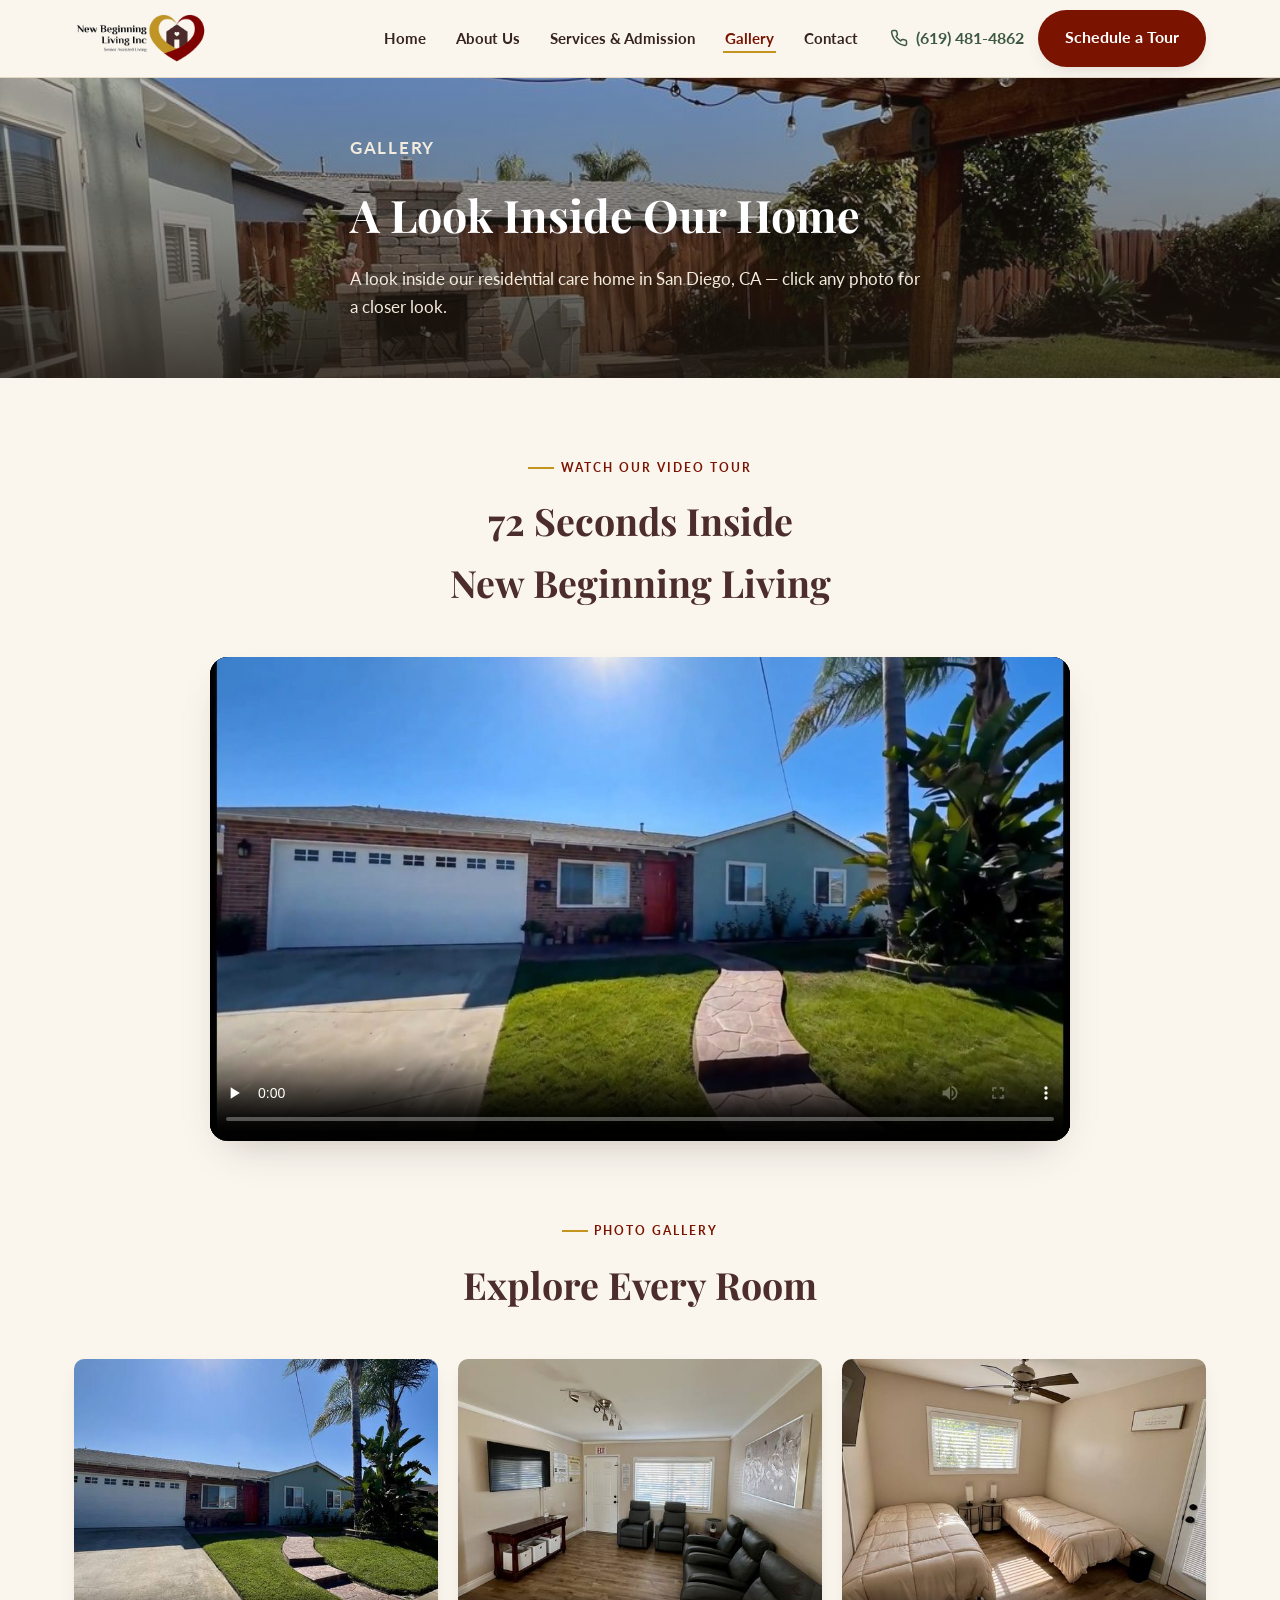
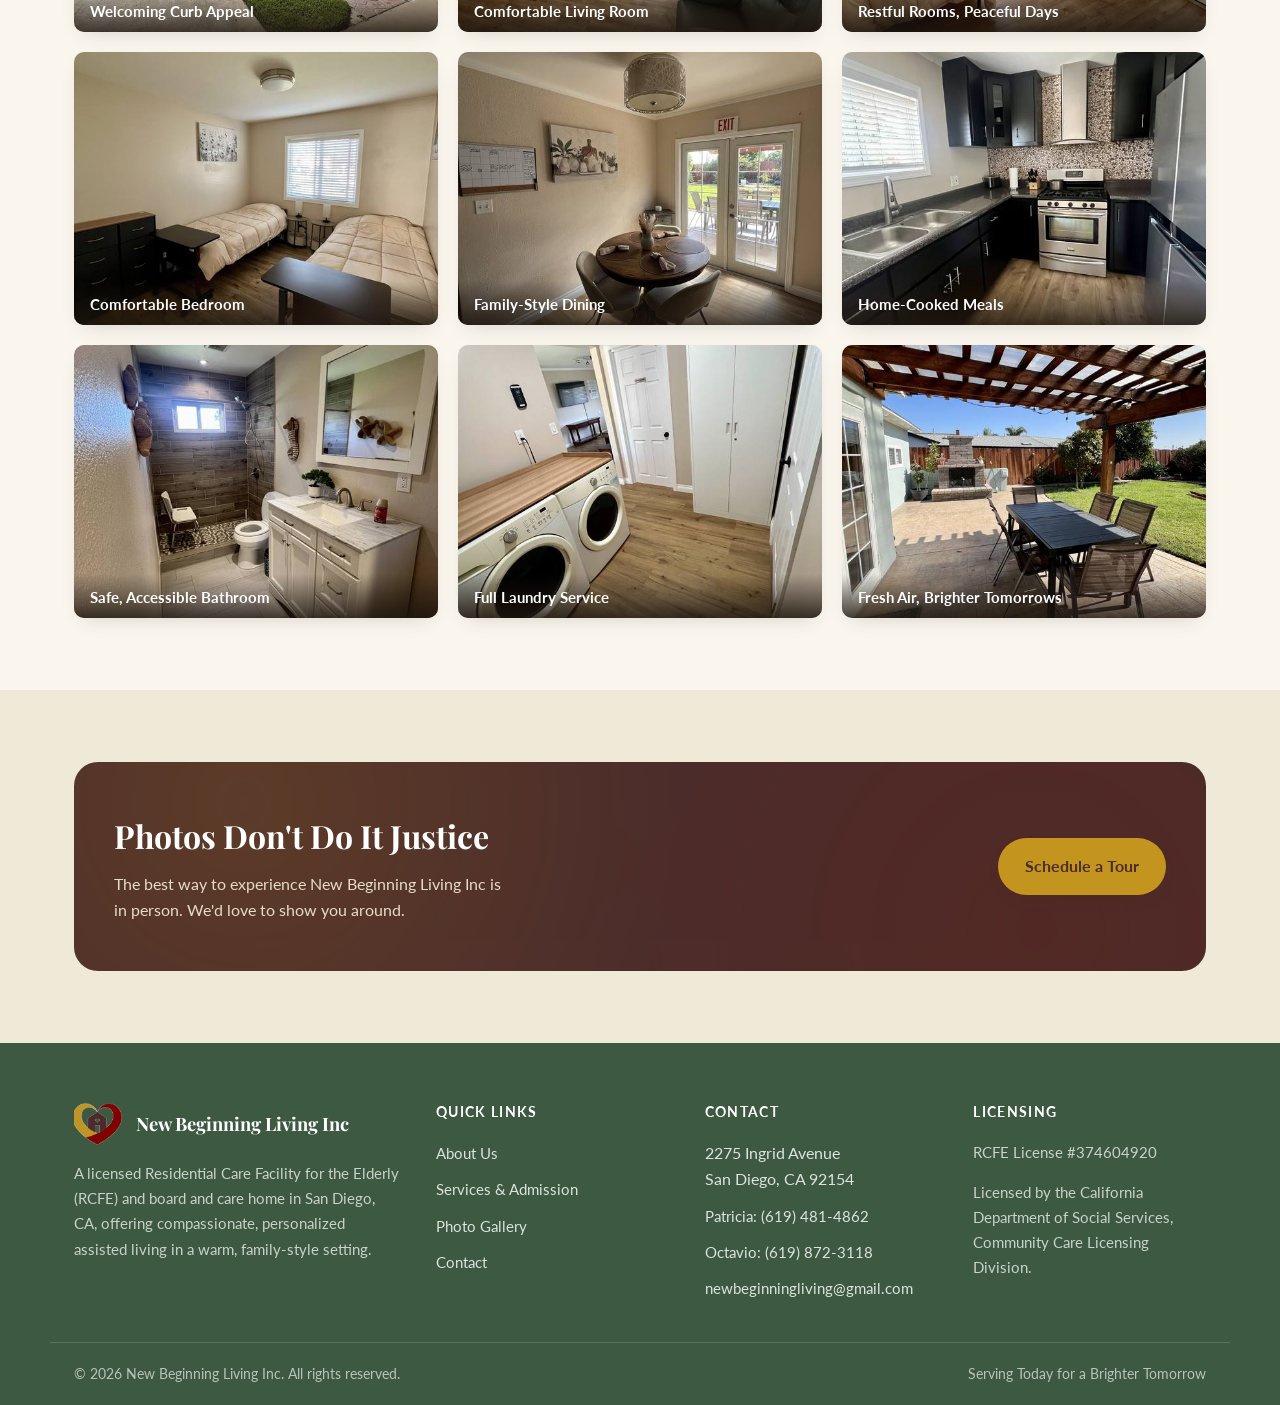
<file: gallery.html>
<!doctype html>
<html lang="en">
<head>
<meta charset="UTF-8">
<meta name="viewport" content="width=device-width, initial-scale=1, viewport-fit=cover">
<title>Photo Gallery — New Beginning Living Inc | RCFE San Diego</title>
<meta name="description" content="See inside New Beginning Living Inc, a licensed Residential Care Facility for the Elderly (RCFE) and board and care home in San Diego, CA — photos of our bedrooms, common areas, dining room, kitchen, and backyard.">
<link rel="canonical" href="https://newbeginningliving.com/gallery.html">
<meta name="theme-color" content="#3D5942">
<link rel="icon" href="favicon.ico" sizes="any">
<link rel="icon" type="image/png" sizes="32x32" href="favicon-32.png">
<link rel="apple-touch-icon" href="apple-touch-icon.png">
<meta property="og:type" content="website">
<meta property="og:site_name" content="New Beginning Living Inc">
<meta property="og:title" content="Photo Gallery — New Beginning Living Inc | RCFE San Diego">
<meta property="og:description" content="See inside New Beginning Living Inc, a licensed Residential Care Facility for the Elderly (RCFE) and board and care home in San Diego, CA — photos of our bedrooms, common areas, dining room, kitchen, and backyard.">
<meta property="og:url" content="https://newbeginningliving.com/gallery.html">
<meta property="og:image" content="https://newbeginningliving.com/images/share.jpg">
<meta name="twitter:card" content="summary_large_image">
<link rel="preconnect" href="https://fonts.googleapis.com"><link rel="preconnect" href="https://fonts.gstatic.com" crossorigin>
<link rel="stylesheet" href="https://fonts.googleapis.com/css2?family=Playfair+Display:ital,wght@0,600;0,700;1,600&family=Lato:wght@300;400;700;900&display=swap">
<link rel="stylesheet" href="style.css">
<script src="main.js" defer></script>

</head>
<body>
<header class="site-header">
  <div class="wrap">
    <a class="brand" href="index.html" aria-label="New Beginning Living Inc — Home">
      <img id="logoImg" src="images/logoFull.png" alt="New Beginning Living Inc logo">
    </a>
    <nav class="nav-primary" id="navPrimary">
      <ul class="nav-links">
        <li><a href="index.html">Home</a></li>
        <li><a href="about.html">About Us</a></li>
        <li><a href="services.html">Services &amp; Admission</a></li>
        <li><a href="gallery.html" class="active">Gallery</a></li>
        <li><a href="contact.html">Contact</a></li>
      </ul>
      <div class="header-actions">
        <a class="header-phone" href="tel:16194814862">
          <svg viewBox="0 0 24 24" fill="none" stroke="currentColor" stroke-width="2" stroke-linecap="round" stroke-linejoin="round"><path d="M22 16.92v3a2 2 0 0 1-2.18 2 19.8 19.8 0 0 1-8.63-3.07 19.5 19.5 0 0 1-6-6 19.8 19.8 0 0 1-3.07-8.67A2 2 0 0 1 4.11 2h3a2 2 0 0 1 2 1.72c.12.9.34 1.79.66 2.65a2 2 0 0 1-.45 2.11L8.09 9.91a16 16 0 0 0 6 6l1.43-1.43a2 2 0 0 1 2.11-.45c.86.32 1.75.54 2.65.66A2 2 0 0 1 22 16.92z"/></svg>
          (619) 481-4862
        </a>
        <a class="btn btn-primary" href="contact.html">Schedule a Tour</a>
      </div>
    </nav>
    <button class="nav-toggle" aria-label="Open menu" aria-expanded="false">
      <span></span><span></span><span></span>
    </button>
  </div>
</header>

<section class="page-banner">
  <div class="hero-media"><img id="bannerImg" src="images/patio.jpg" alt="Backyard patio at New Beginning Living Inc"></div>
  <div class="wrap page-banner-content reveal">
    <p class="crumb">Gallery</p>
    <h1>A Look Inside Our Home</h1>
    <p>A look inside our residential care home in San Diego, CA &mdash; click any photo for a closer look.</p>
  </div>
</section>

<main>
  <section class="section" style="padding-bottom:0;">
    <div class="wrap">
      <div class="section-head center reveal">
        <p class="eyebrow" style="justify-content:center">Watch Our Video Tour</p>
        <h2>72 Seconds Inside New Beginning Living</h2>
      </div>
      <div class="video-frame reveal">
        <video id="tourVideo" controls preload="none" poster="video/tour-poster.jpg"  playsinline>
          <source src="video/tour-video.mp4" type="video/mp4">
          Your browser does not support embedded video. <a href="video/tour-video.mp4">Download the video tour</a> instead.
        </video>
      </div>
    </div>
  </section>

  <section class="section">
    <div class="wrap">
      <div class="section-head center reveal">
        <p class="eyebrow" style="justify-content:center">Photo Gallery</p>
        <h2>Explore Every Room</h2>
      </div>
      <div class="gallery-grid" id="galleryGrid">
        <button class="gallery-item reveal" data-key="exterior" data-full="images/exterior.jpg" data-caption="Welcoming curb appeal">
          <img src="images/exterior-thumb.jpg" loading="lazy" alt="Exterior of New Beginning Living Inc, a residential care home in San Diego, CA">
          <figcaption>Welcoming Curb Appeal</figcaption>
        </button>
        <button class="gallery-item reveal" data-key="living_room" data-full="images/living-room.jpg" data-caption="Comfortable common living room">
          <img src="images/living-room-thumb.jpg" loading="lazy" alt="Living room in our board and care home">
          <figcaption>Comfortable Living Room</figcaption>
        </button>
        <button class="gallery-item reveal" data-key="bedroom_1" data-full="images/bedroom-1.jpg" data-caption="Restful shared bedroom">
          <img src="images/bedroom-1-thumb.jpg" loading="lazy" alt="Resident bedroom">
          <figcaption>Restful Rooms, Peaceful Days</figcaption>
        </button>
        <button class="gallery-item reveal" data-key="bedroom_2" data-full="images/bedroom-2.jpg" data-caption="Comfortable resident bedroom">
          <img src="images/bedroom-2-thumb.jpg" loading="lazy" alt="Resident bedroom two">
          <figcaption>Comfortable Bedroom</figcaption>
        </button>
        <button class="gallery-item reveal" data-key="dining" data-full="images/dining.jpg" data-caption="Warm family-style dining area">
          <img src="images/dining-thumb.jpg" loading="lazy" alt="Dining area">
          <figcaption>Family-Style Dining</figcaption>
        </button>
        <button class="gallery-item reveal" data-key="kitchen" data-full="images/kitchen.jpg" data-caption="Kitchen where nutritious meals are prepared">
          <img src="images/kitchen-thumb.jpg" loading="lazy" alt="Kitchen">
          <figcaption>Home-Cooked Meals</figcaption>
        </button>
        <button class="gallery-item reveal" data-key="bathroom" data-full="images/bathroom.jpg" data-caption="Safe, accessible bathroom with walk-in shower">
          <img src="images/bathroom-thumb.jpg" loading="lazy" alt="Accessible bathroom">
          <figcaption>Safe, Accessible Bathroom</figcaption>
        </button>
        <button class="gallery-item reveal" data-key="laundry" data-full="images/laundry.jpg" data-caption="On-site laundry room">
          <img src="images/laundry-thumb.jpg" loading="lazy" alt="Laundry room">
          <figcaption>Full Laundry Service</figcaption>
        </button>
        <button class="gallery-item reveal" data-key="patio" data-full="images/patio.jpg" data-caption="Private backyard patio with pergola and fireplace">
          <img src="images/patio-thumb.jpg" loading="lazy" alt="Backyard patio">
          <figcaption>Fresh Air, Brighter Tomorrows</figcaption>
        </button>
      </div>
    </div>
  </section>

  <section class="section section-alt">
    <div class="wrap">
      <div class="cta-banner reveal" style="background:var(--nb-brown);">
        <div class="cta-text">
          <h2>Photos Don't Do It Justice</h2>
          <p>The best way to experience New Beginning Living Inc is in person. We'd love to show you around.</p>
        </div>
        <div class="btn-row">
          <a class="btn btn-gold" href="contact.html">Schedule a Tour</a>
        </div>
      </div>
    </div>
  </section>
</main>

<footer class="site-footer">
  <div class="wrap footer-top">
    <div>
      <div class="footer-brand">
        <img id="footerLogo" src="images/iconMark.png" alt="New Beginning Living Inc">
        <span>New Beginning Living Inc</span>
      </div>
      <p>A licensed Residential Care Facility for the Elderly (RCFE) and board and care home in San Diego, CA, offering compassionate, personalized assisted living in a warm, family-style setting.</p>
    </div>
    <div>
      <h4>Quick Links</h4>
      <ul class="footer-links">
        <li><a href="about.html">About Us</a></li>
        <li><a href="services.html">Services &amp; Admission</a></li>
        <li><a href="gallery.html">Photo Gallery</a></li>
        <li><a href="contact.html">Contact</a></li>
      </ul>
    </div>
    <div>
      <h4>Contact</h4>
      <ul class="footer-links">
        <li>2275 Ingrid Avenue<br>San Diego, CA 92154</li>
        <li><a href="tel:16194814862">Patricia: (619) 481-4862</a></li>
        <li><a href="tel:16198723118">Octavio: (619) 872-3118</a></li>
        <li><a href="mailto:newbeginningliving@gmail.com">newbeginningliving@gmail.com</a></li>
      </ul>
    </div>
    <div>
      <h4>Licensing</h4>
      <p>RCFE License #374604920</p>
      <p>Licensed by the California Department of Social Services, Community Care Licensing Division.</p>
    </div>
  </div>
  <div class="wrap footer-bottom">
    <span>&copy; 2026 New Beginning Living Inc. All rights reserved.</span>
    <span>Serving Today for a Brighter Tomorrow</span>
  </div>
</footer>
</body>
</html>
</file>
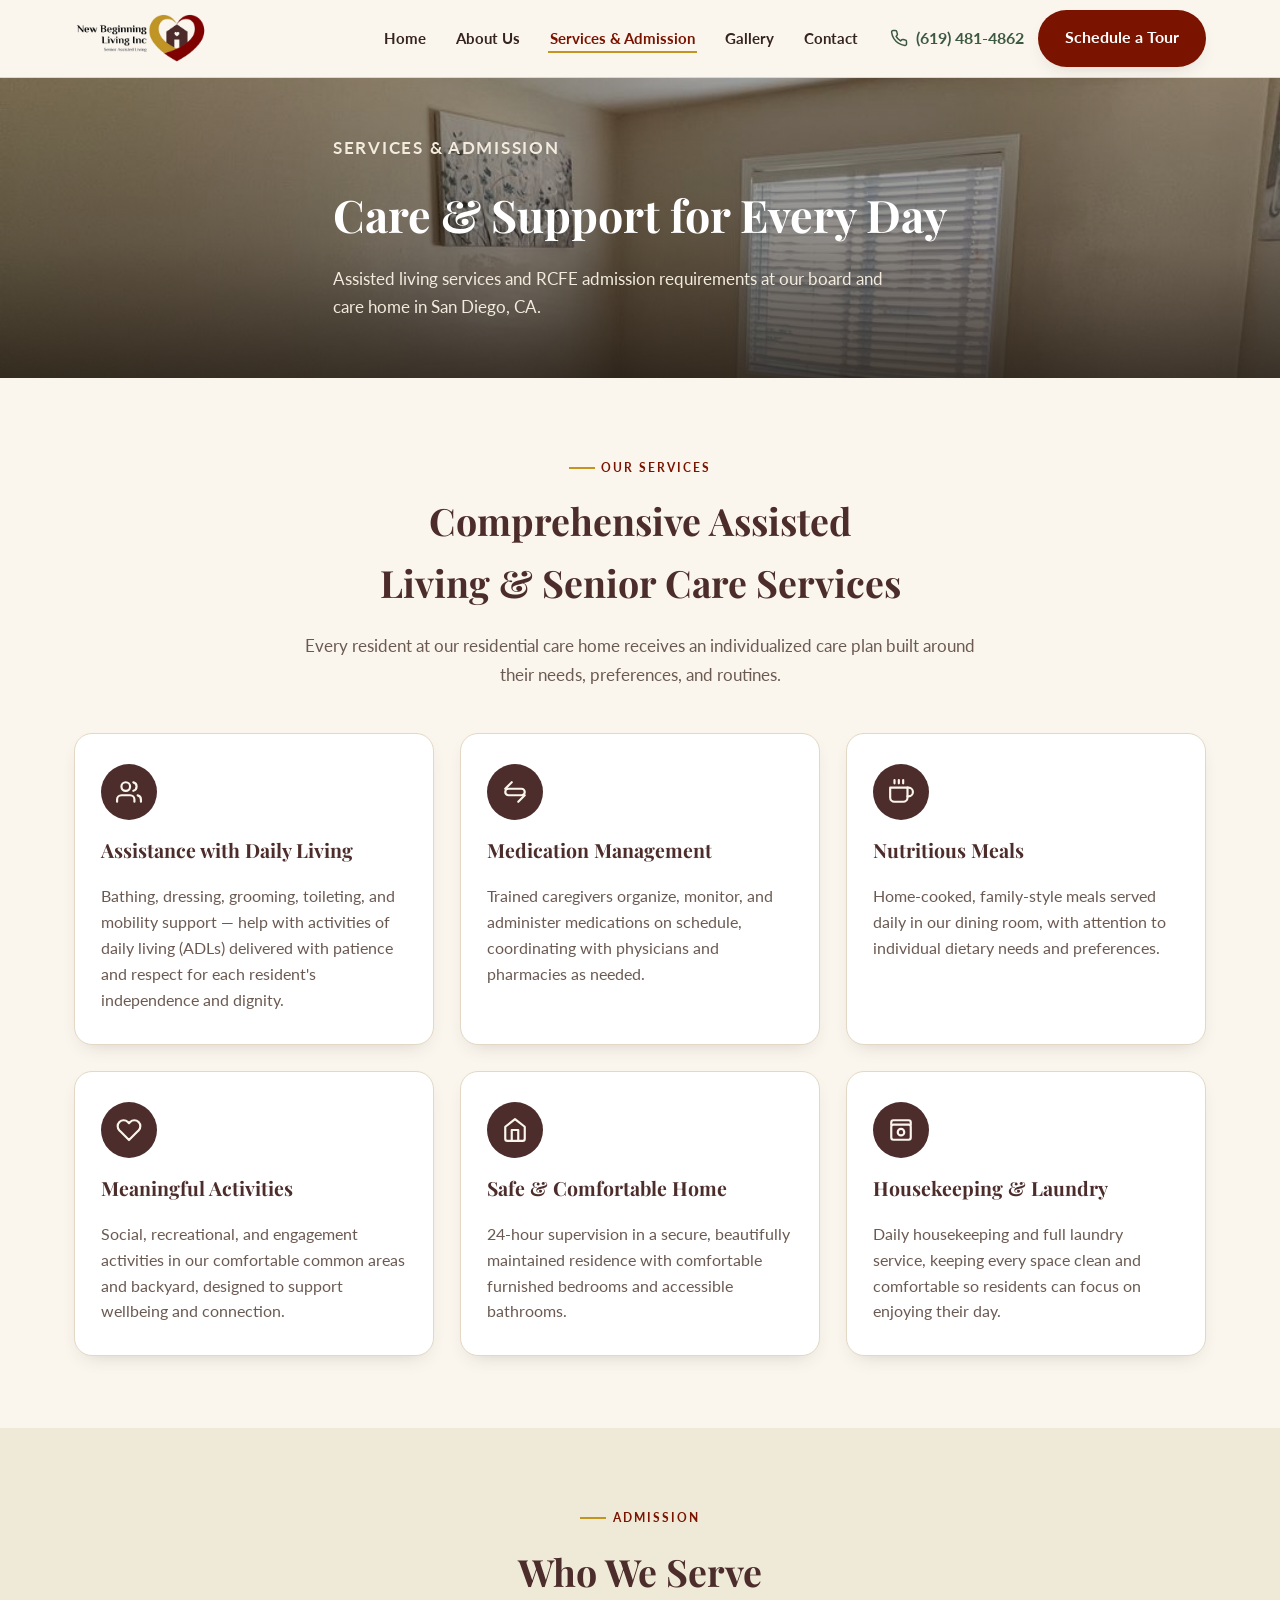
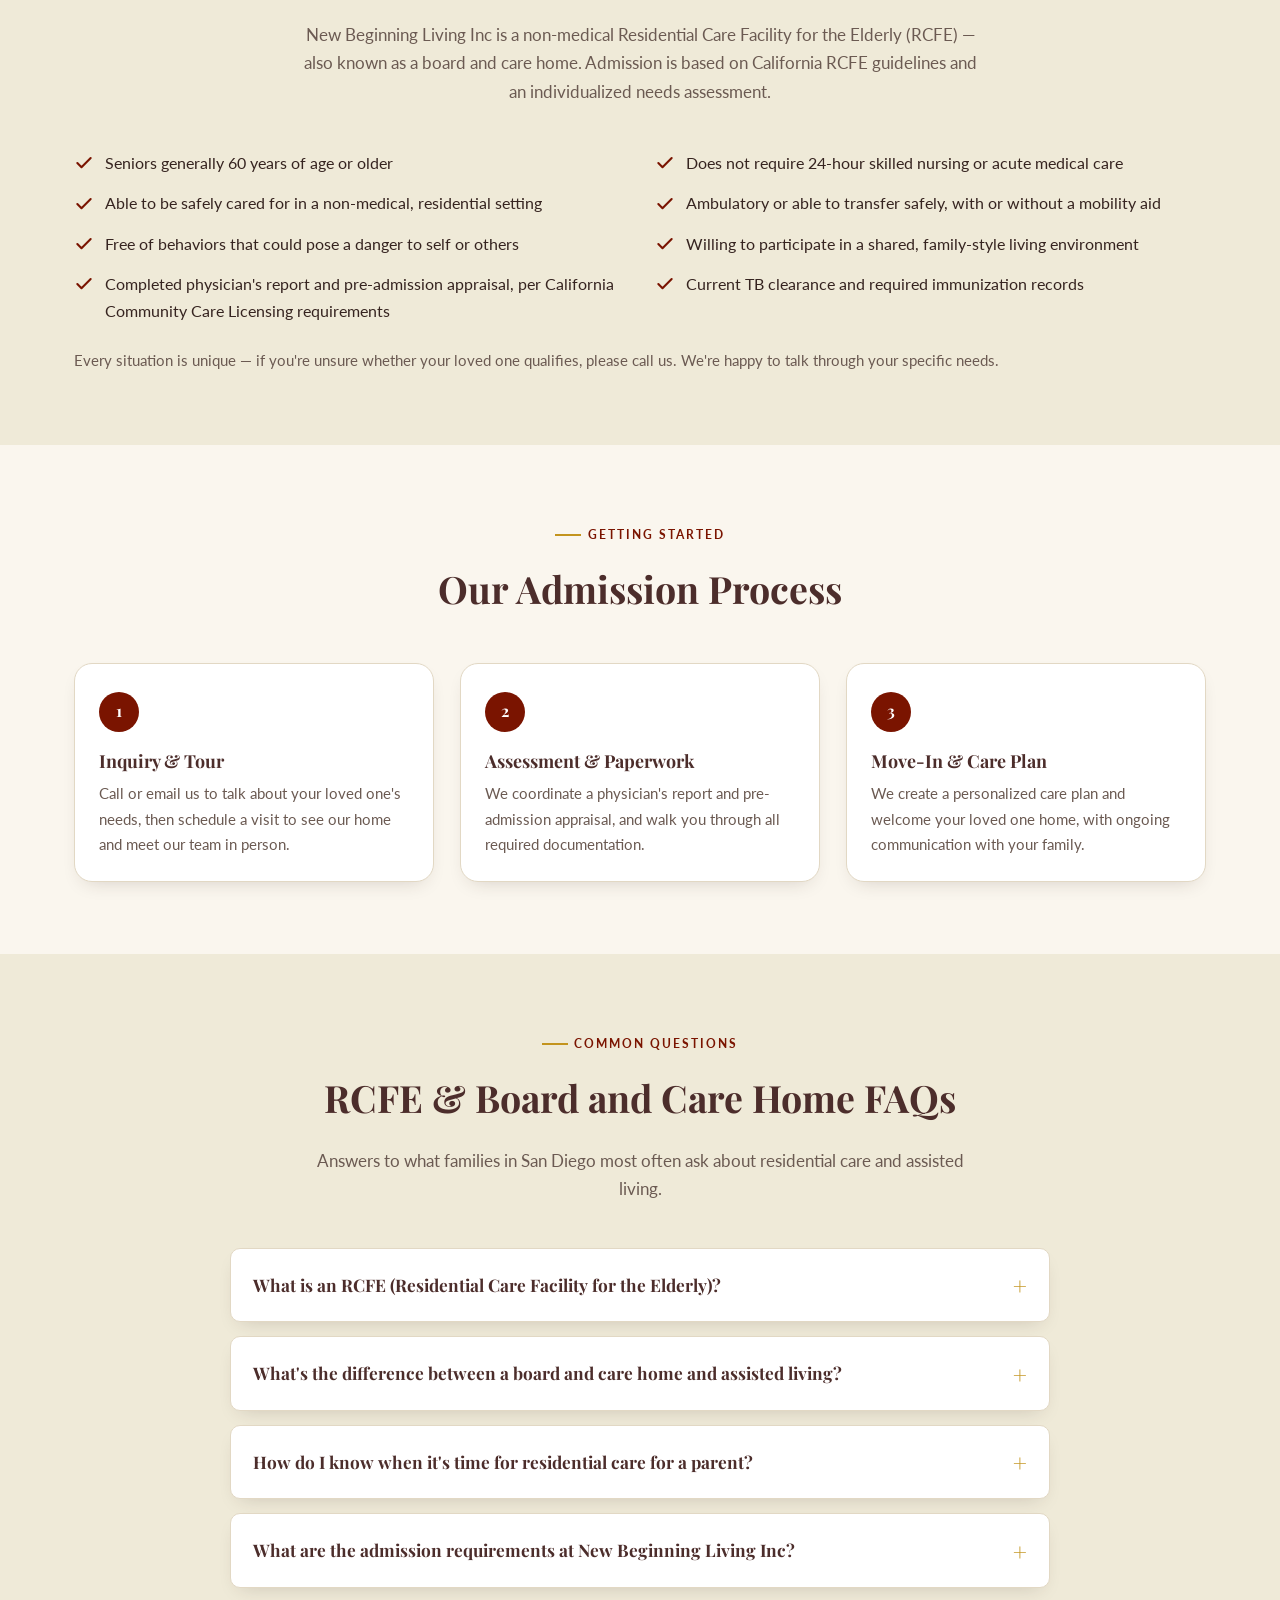
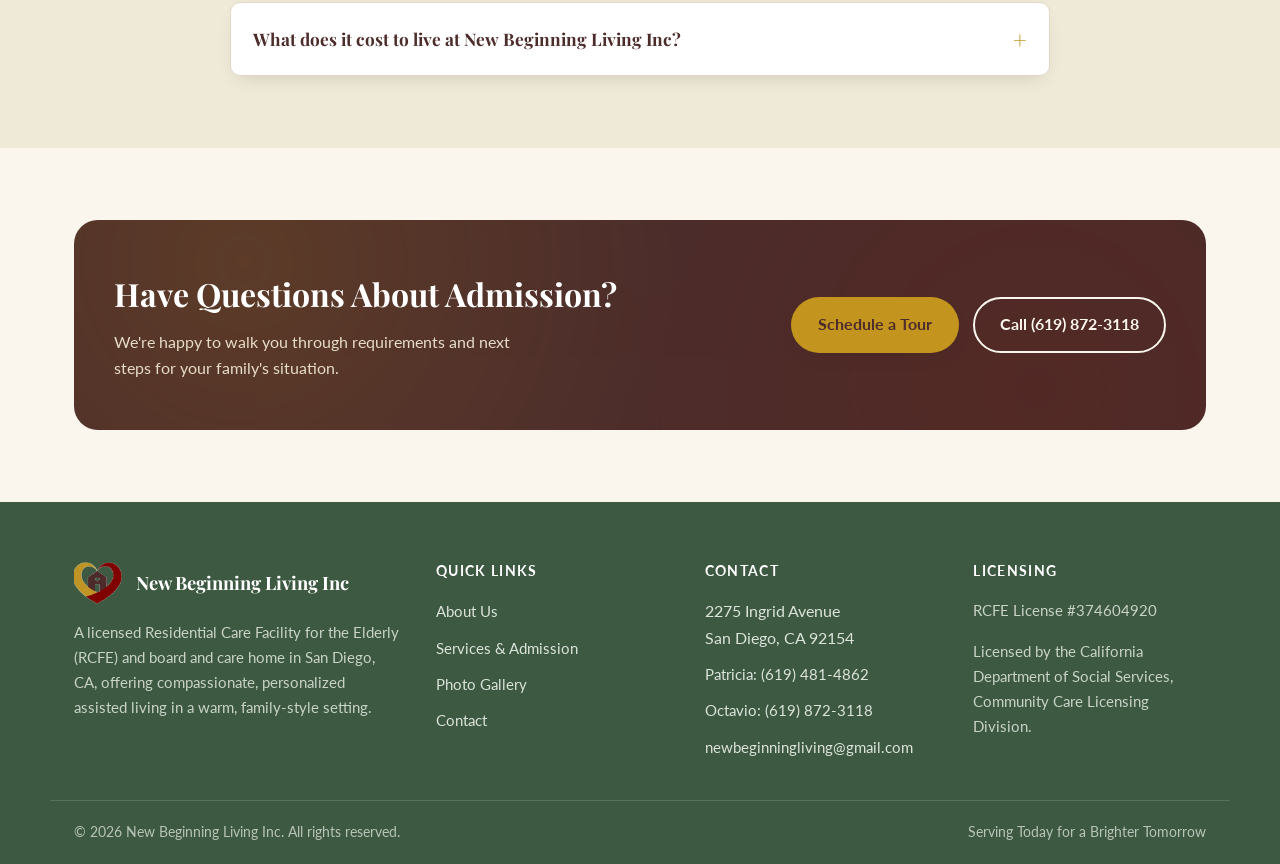
<file: services.html>
<!doctype html>
<html lang="en">
<head>
<meta charset="UTF-8">
<meta name="viewport" content="width=device-width, initial-scale=1, viewport-fit=cover">
<title>Services &amp; Admission — New Beginning Living Inc | RCFE San Diego</title>
<meta name="description" content="Explore assisted living services and RCFE admission requirements at New Beginning Living Inc, a licensed board and care home in San Diego, CA.">
<link rel="canonical" href="https://newbeginningliving.com/services.html">
<meta name="theme-color" content="#3D5942">
<link rel="icon" href="favicon.ico" sizes="any">
<link rel="icon" type="image/png" sizes="32x32" href="favicon-32.png">
<link rel="apple-touch-icon" href="apple-touch-icon.png">
<meta property="og:type" content="website">
<meta property="og:site_name" content="New Beginning Living Inc">
<meta property="og:title" content="Services &amp; Admission — New Beginning Living Inc | RCFE San Diego">
<meta property="og:description" content="Explore assisted living services and RCFE admission requirements at New Beginning Living Inc, a licensed board and care home in San Diego, CA.">
<meta property="og:url" content="https://newbeginningliving.com/services.html">
<meta property="og:image" content="https://newbeginningliving.com/images/share.jpg">
<meta name="twitter:card" content="summary_large_image">
<link rel="preconnect" href="https://fonts.googleapis.com"><link rel="preconnect" href="https://fonts.gstatic.com" crossorigin>
<link rel="stylesheet" href="https://fonts.googleapis.com/css2?family=Playfair+Display:ital,wght@0,600;0,700;1,600&family=Lato:wght@300;400;700;900&display=swap">
<link rel="stylesheet" href="style.css">
<script src="main.js" defer></script>
<script type="application/ld+json">
{
  "@context": "https://schema.org",
  "@type": "FAQPage",
  "mainEntity": [
    {
      "@type": "Question",
      "name": "What is an RCFE (Residential Care Facility for the Elderly)?",
      "acceptedAnswer": {
        "@type": "Answer",
        "text": "An RCFE is a state-licensed home that provides non-medical care, supervision, and assistance with daily living for seniors who can no longer live safely on their own. In California, RCFEs are also commonly called board and care homes or assisted living homes."
      }
    },
    {
      "@type": "Question",
      "name": "What's the difference between a board and care home and assisted living?",
      "acceptedAnswer": {
        "@type": "Answer",
        "text": "Both terms describe RCFE-licensed senior care in California. Board and care homes are typically smaller residential properties (often six beds or fewer) offering more personalized, family-style care, while assisted living often refers to larger communities with many more residents."
      }
    },
    {
      "@type": "Question",
      "name": "How do I know when it's time for residential care for a parent?",
      "acceptedAnswer": {
        "@type": "Answer",
        "text": "Common signs include difficulty with daily tasks like bathing, dressing, or managing medications; increased falls or safety concerns at home; social isolation; or caregiver burnout among family members."
      }
    },
    {
      "@type": "Question",
      "name": "What are the admission requirements at New Beginning Living Inc?",
      "acceptedAnswer": {
        "@type": "Answer",
        "text": "Residents are generally 60 or older, do not require 24-hour skilled nursing care, and can be safely cared for in a non-medical, residential setting."
      }
    },
    {
      "@type": "Question",
      "name": "What does it cost to live at New Beginning Living Inc?",
      "acceptedAnswer": {
        "@type": "Answer",
        "text": "Rates depend on the level of care each resident needs. Call or email New Beginning Living Inc and their team will walk you through pricing and what's included in an individualized care plan."
      }
    }
  ]
}
</script>
</head>
<body>
<header class="site-header">
  <div class="wrap">
    <a class="brand" href="index.html" aria-label="New Beginning Living Inc — Home">
      <img id="logoImg" src="images/logoFull.png" alt="New Beginning Living Inc logo">
    </a>
    <nav class="nav-primary" id="navPrimary">
      <ul class="nav-links">
        <li><a href="index.html">Home</a></li>
        <li><a href="about.html">About Us</a></li>
        <li><a href="services.html" class="active">Services &amp; Admission</a></li>
        <li><a href="gallery.html">Gallery</a></li>
        <li><a href="contact.html">Contact</a></li>
      </ul>
      <div class="header-actions">
        <a class="header-phone" href="tel:16194814862">
          <svg viewBox="0 0 24 24" fill="none" stroke="currentColor" stroke-width="2" stroke-linecap="round" stroke-linejoin="round"><path d="M22 16.92v3a2 2 0 0 1-2.18 2 19.8 19.8 0 0 1-8.63-3.07 19.5 19.5 0 0 1-6-6 19.8 19.8 0 0 1-3.07-8.67A2 2 0 0 1 4.11 2h3a2 2 0 0 1 2 1.72c.12.9.34 1.79.66 2.65a2 2 0 0 1-.45 2.11L8.09 9.91a16 16 0 0 0 6 6l1.43-1.43a2 2 0 0 1 2.11-.45c.86.32 1.75.54 2.65.66A2 2 0 0 1 22 16.92z"/></svg>
          (619) 481-4862
        </a>
        <a class="btn btn-primary" href="contact.html">Schedule a Tour</a>
      </div>
    </nav>
    <button class="nav-toggle" aria-label="Open menu" aria-expanded="false">
      <span></span><span></span><span></span>
    </button>
  </div>
</header>

<section class="page-banner">
  <div class="hero-media"><img id="bannerImg" src="images/bedroom-2.jpg" alt="Bedroom at New Beginning Living Inc"></div>
  <div class="wrap page-banner-content reveal">
    <p class="crumb">Services &amp; Admission</p>
    <h1>Care &amp; Support for Every Day</h1>
    <p>Assisted living services and RCFE admission requirements at our board and care home in San Diego, CA.</p>
  </div>
</section>

<main>
  <section class="section">
    <div class="wrap">
      <div class="section-head center reveal">
        <p class="eyebrow" style="justify-content:center">Our Services</p>
        <h2>Comprehensive Assisted Living &amp; Senior Care Services</h2>
        <p class="lede">Every resident at our residential care home receives an individualized care plan built around their needs, preferences, and routines.</p>
      </div>
      <div class="services-grid">
        <div class="service-card reveal">
          <div class="icon-badge"><svg viewBox="0 0 24 24" fill="none" stroke="currentColor" stroke-width="2" stroke-linecap="round" stroke-linejoin="round"><path d="M17 21v-2a4 4 0 0 0-4-4H5a4 4 0 0 0-4 4v2"/><circle cx="9" cy="7" r="4"/><path d="M23 21v-2a4 4 0 0 0-3-3.87"/><path d="M16 3.13a4 4 0 0 1 0 7.75"/></svg></div>
          <h3>Assistance with Daily Living</h3>
          <p>Bathing, dressing, grooming, toileting, and mobility support &mdash; help with activities of daily living (ADLs) delivered with patience and respect for each resident's independence and dignity.</p>
        </div>
        <div class="service-card reveal">
          <div class="icon-badge"><svg viewBox="0 0 24 24" fill="none" stroke="currentColor" stroke-width="2" stroke-linecap="round" stroke-linejoin="round"><rect x="3" y="9" width="18" height="6" rx="3"/><path d="M9 3 3 9"/><path d="m15 21 6-6"/></svg></div>
          <h3>Medication Management</h3>
          <p>Trained caregivers organize, monitor, and administer medications on schedule, coordinating with physicians and pharmacies as needed.</p>
        </div>
        <div class="service-card reveal">
          <div class="icon-badge"><svg viewBox="0 0 24 24" fill="none" stroke="currentColor" stroke-width="2" stroke-linecap="round" stroke-linejoin="round"><path d="M18 8h1a4 4 0 0 1 0 8h-1"/><path d="M2 8h16v9a4 4 0 0 1-4 4H6a4 4 0 0 1-4-4Z"/><line x1="6" y1="1" x2="6" y2="4"/><line x1="10" y1="1" x2="10" y2="4"/><line x1="14" y1="1" x2="14" y2="4"/></svg></div>
          <h3>Nutritious Meals</h3>
          <p>Home-cooked, family-style meals served daily in our dining room, with attention to individual dietary needs and preferences.</p>
        </div>
        <div class="service-card reveal">
          <div class="icon-badge"><svg viewBox="0 0 24 24" fill="none" stroke="currentColor" stroke-width="2" stroke-linecap="round" stroke-linejoin="round"><path d="M20.84 4.61a5.5 5.5 0 0 0-7.78 0L12 5.67l-1.06-1.06a5.5 5.5 0 1 0-7.78 7.78l1.06 1.06L12 21.23l7.78-7.78 1.06-1.06a5.5 5.5 0 0 0 0-7.78Z"/></svg></div>
          <h3>Meaningful Activities</h3>
          <p>Social, recreational, and engagement activities in our comfortable common areas and backyard, designed to support wellbeing and connection.</p>
        </div>
        <div class="service-card reveal">
          <div class="icon-badge"><svg viewBox="0 0 24 24" fill="none" stroke="currentColor" stroke-width="2" stroke-linecap="round" stroke-linejoin="round"><path d="m3 9 9-7 9 7v11a2 2 0 0 1-2 2H5a2 2 0 0 1-2-2Z"/><path d="M9 22V12h6v10"/></svg></div>
          <h3>Safe &amp; Comfortable Home</h3>
          <p>24-hour supervision in a secure, beautifully maintained residence with comfortable furnished bedrooms and accessible bathrooms.</p>
        </div>
        <div class="service-card reveal">
          <div class="icon-badge"><svg viewBox="0 0 24 24" fill="none" stroke="currentColor" stroke-width="2" stroke-linecap="round" stroke-linejoin="round"><path d="M3 7V5a2 2 0 0 1 2-2h14a2 2 0 0 1 2 2v2"/><rect x="3" y="7" width="18" height="14" rx="2"/><circle cx="12" cy="14" r="3"/></svg></div>
          <h3>Housekeeping &amp; Laundry</h3>
          <p>Daily housekeeping and full laundry service, keeping every space clean and comfortable so residents can focus on enjoying their day.</p>
        </div>
      </div>
    </div>
  </section>

  <section class="section section-alt">
    <div class="wrap">
      <div class="section-head center reveal">
        <p class="eyebrow" style="justify-content:center">Admission</p>
        <h2>Who We Serve</h2>
        <p class="lede">New Beginning Living Inc is a non-medical Residential Care Facility for the Elderly (RCFE) &mdash; also known as a board and care home. Admission is based on California RCFE guidelines and an individualized needs assessment.</p>
      </div>
      <ul class="req-list reveal">
        <li><svg viewBox="0 0 24 24" fill="none" stroke="currentColor" stroke-width="2.5" stroke-linecap="round" stroke-linejoin="round"><path d="M20 6 9 17l-5-5"/></svg><span>Seniors generally 60 years of age or older</span></li>
        <li><svg viewBox="0 0 24 24" fill="none" stroke="currentColor" stroke-width="2.5" stroke-linecap="round" stroke-linejoin="round"><path d="M20 6 9 17l-5-5"/></svg><span>Does not require 24-hour skilled nursing or acute medical care</span></li>
        <li><svg viewBox="0 0 24 24" fill="none" stroke="currentColor" stroke-width="2.5" stroke-linecap="round" stroke-linejoin="round"><path d="M20 6 9 17l-5-5"/></svg><span>Able to be safely cared for in a non-medical, residential setting</span></li>
        <li><svg viewBox="0 0 24 24" fill="none" stroke="currentColor" stroke-width="2.5" stroke-linecap="round" stroke-linejoin="round"><path d="M20 6 9 17l-5-5"/></svg><span>Ambulatory or able to transfer safely, with or without a mobility aid</span></li>
        <li><svg viewBox="0 0 24 24" fill="none" stroke="currentColor" stroke-width="2.5" stroke-linecap="round" stroke-linejoin="round"><path d="M20 6 9 17l-5-5"/></svg><span>Free of behaviors that could pose a danger to self or others</span></li>
        <li><svg viewBox="0 0 24 24" fill="none" stroke="currentColor" stroke-width="2.5" stroke-linecap="round" stroke-linejoin="round"><path d="M20 6 9 17l-5-5"/></svg><span>Willing to participate in a shared, family-style living environment</span></li>
        <li><svg viewBox="0 0 24 24" fill="none" stroke="currentColor" stroke-width="2.5" stroke-linecap="round" stroke-linejoin="round"><path d="M20 6 9 17l-5-5"/></svg><span>Completed physician's report and pre-admission appraisal, per California Community Care Licensing requirements</span></li>
        <li><svg viewBox="0 0 24 24" fill="none" stroke="currentColor" stroke-width="2.5" stroke-linecap="round" stroke-linejoin="round"><path d="M20 6 9 17l-5-5"/></svg><span>Current TB clearance and required immunization records</span></li>
      </ul>
      <p style="margin-top:24px; color:var(--nb-ink-soft); font-size:.95rem;">Every situation is unique &mdash; if you're unsure whether your loved one qualifies, please call us. We're happy to talk through your specific needs.</p>
    </div>
  </section>

  <section class="section">
    <div class="wrap">
      <div class="section-head center reveal">
        <p class="eyebrow" style="justify-content:center">Getting Started</p>
        <h2>Our Admission Process</h2>
      </div>
      <div class="steps">
        <div class="step reveal">
          <div class="step-num">1</div>
          <h3>Inquiry &amp; Tour</h3>
          <p>Call or email us to talk about your loved one's needs, then schedule a visit to see our home and meet our team in person.</p>
        </div>
        <div class="step reveal">
          <div class="step-num">2</div>
          <h3>Assessment &amp; Paperwork</h3>
          <p>We coordinate a physician's report and pre-admission appraisal, and walk you through all required documentation.</p>
        </div>
        <div class="step reveal">
          <div class="step-num">3</div>
          <h3>Move-In &amp; Care Plan</h3>
          <p>We create a personalized care plan and welcome your loved one home, with ongoing communication with your family.</p>
        </div>
      </div>
    </div>
  </section>

  <section class="section section-alt">
    <div class="wrap">
      <div class="section-head center reveal">
        <p class="eyebrow" style="justify-content:center">Common Questions</p>
        <h2>RCFE &amp; Board and Care Home FAQs</h2>
        <p class="lede">Answers to what families in San Diego most often ask about residential care and assisted living.</p>
      </div>
      <div class="faq-list reveal">
        <details class="faq-item">
          <summary>What is an RCFE (Residential Care Facility for the Elderly)?</summary>
          <p>An RCFE is a state-licensed home that provides non-medical care, supervision, and assistance with daily living for seniors who can no longer live safely on their own. In California, RCFEs are also commonly called board and care homes or assisted living homes.</p>
        </details>
        <details class="faq-item">
          <summary>What's the difference between a board and care home and assisted living?</summary>
          <p>Both terms describe RCFE-licensed senior care in California. Board and care homes, like New Beginning Living Inc, are typically smaller residential properties (often six beds or fewer) offering more personalized, family-style care, while "assisted living" often refers to larger communities with many more residents and a more institutional feel.</p>
        </details>
        <details class="faq-item">
          <summary>How do I know when it's time for residential care for a parent?</summary>
          <p>Common signs include difficulty with daily tasks like bathing, dressing, or managing medications; increased falls or safety concerns at home; social isolation; or caregiver burnout among family members. We're happy to talk through your specific situation and help you decide what's right for your family.</p>
        </details>
        <details class="faq-item">
          <summary>What are the admission requirements at New Beginning Living Inc?</summary>
          <p>Residents are generally 60 or older, do not require 24-hour skilled nursing care, and can be safely cared for in a non-medical, residential setting. See our full admission requirements above, or call us to discuss your loved one's specific needs.</p>
        </details>
        <details class="faq-item">
          <summary>What does it cost to live at New Beginning Living Inc?</summary>
          <p>Rates depend on the level of care each resident needs. Call or email us and we'll walk you through pricing and what's included in your loved one's individualized care plan.</p>
        </details>
      </div>
    </div>
  </section>

  <section class="section">
    <div class="wrap">
      <div class="cta-banner reveal">
        <div class="cta-text">
          <h2>Have Questions About Admission?</h2>
          <p>We're happy to walk you through requirements and next steps for your family's situation.</p>
        </div>
        <div class="btn-row">
          <a class="btn btn-gold" href="contact.html">Schedule a Tour</a>
          <a class="btn btn-outline" href="tel:16198723118">Call (619) 872-3118</a>
        </div>
      </div>
    </div>
  </section>
</main>

<footer class="site-footer">
  <div class="wrap footer-top">
    <div>
      <div class="footer-brand">
        <img id="footerLogo" src="images/iconMark.png" alt="New Beginning Living Inc">
        <span>New Beginning Living Inc</span>
      </div>
      <p>A licensed Residential Care Facility for the Elderly (RCFE) and board and care home in San Diego, CA, offering compassionate, personalized assisted living in a warm, family-style setting.</p>
    </div>
    <div>
      <h4>Quick Links</h4>
      <ul class="footer-links">
        <li><a href="about.html">About Us</a></li>
        <li><a href="services.html">Services &amp; Admission</a></li>
        <li><a href="gallery.html">Photo Gallery</a></li>
        <li><a href="contact.html">Contact</a></li>
      </ul>
    </div>
    <div>
      <h4>Contact</h4>
      <ul class="footer-links">
        <li>2275 Ingrid Avenue<br>San Diego, CA 92154</li>
        <li><a href="tel:16194814862">Patricia: (619) 481-4862</a></li>
        <li><a href="tel:16198723118">Octavio: (619) 872-3118</a></li>
        <li><a href="mailto:newbeginningliving@gmail.com">newbeginningliving@gmail.com</a></li>
      </ul>
    </div>
    <div>
      <h4>Licensing</h4>
      <p>RCFE License #374604920</p>
      <p>Licensed by the California Department of Social Services, Community Care Licensing Division.</p>
    </div>
  </div>
  <div class="wrap footer-bottom">
    <span>&copy; 2026 New Beginning Living Inc. All rights reserved.</span>
    <span>Serving Today for a Brighter Tomorrow</span>
  </div>
</footer>
</body>
</html>
</file>
<file: style.css>
/* =========================================================
   New Beginning Living Inc — shared stylesheet
   Palette sampled from the client's logo + flyer:
   gold #C3941E · burgundy #7A1400 · forest green #3D5942
   house-brown #4C2D2B · ivory background
   ========================================================= */

:root{
  --nb-cream:#FAF6EE;
  --nb-cream-2:#EFEAD8;
  --nb-cream-3:#F5F0E4;
  --nb-green:#3D5942;
  --nb-green-dark:#2A3F2E;
  --nb-green-tint:#EAF0EA;
  --nb-burgundy:#7A1400;
  --nb-burgundy-dark:#5C0F00;
  --nb-gold:#C3941E;
  --nb-gold-light:#E4BE5B;
  --nb-brown:#4C2D2B;
  --nb-ink:#362420;
  --nb-ink-soft:#6B5A52;
  --nb-white:#FFFFFF;
  --nb-line:#E2D8C4;
  --nb-shadow: 0 18px 40px -18px rgba(54,36,32,.28);
  --nb-shadow-sm: 0 8px 20px -10px rgba(54,36,32,.22);
  --nb-radius:18px;
  --nb-radius-sm:10px;
  --nb-maxw:1180px;
  padding-top: env(safe-area-inset-top, 0px);
  padding-bottom: env(safe-area-inset-bottom, 0px);
}

*,*::before,*::after{ box-sizing:border-box; }
html,body{ margin:0; padding:0; }
html{ scroll-behavior:smooth; }
body{
  background: var(--nb-cream);
  color: var(--nb-ink);
  font-family: "Lato", "Segoe UI", system-ui, sans-serif;
  font-size:16px;
  line-height:1.65;
  -webkit-font-smoothing:antialiased;
  overflow-x:hidden;
}
img{ max-width:100%; display:block; }
[hidden]{ display:none !important; }
a{ color:inherit; text-decoration:none; }
ul{ margin:0; padding:0; list-style:none; }
h1,h2,h3,h4{
  font-family:"Playfair Display", Georgia, "Times New Roman", serif;
  color: var(--nb-brown);
  margin:0 0 .5em;
  font-weight:700;
  text-wrap:balance;
}
p{ margin:0 0 1em; }
p:last-child{ margin-bottom:0; }
button{ font-family:inherit; }

@media (prefers-reduced-motion: reduce){
  *{ animation-duration:.001ms !important; animation-iteration-count:1 !important; transition-duration:.001ms !important; scroll-behavior:auto !important; }
}

:focus-visible{ outline:3px solid var(--nb-gold); outline-offset:2px; }

.wrap{ max-width:var(--nb-maxw); margin:0 auto; padding-inline:24px; }

.eyebrow{
  display:inline-flex; align-items:center; gap:.5em;
  font-family:"Lato",sans-serif; font-weight:700; font-size:.78rem;
  letter-spacing:.16em; text-transform:uppercase; color:var(--nb-burgundy);
  margin-bottom:.9em;
}
.eyebrow::before{
  content:""; width:26px; height:2px; background:var(--nb-gold); display:inline-block;
}

/* ---------- buttons ---------- */
.btn{
  display:inline-flex; align-items:center; justify-content:center; gap:.55em;
  padding:.85em 1.6em; border-radius:999px; font-weight:700; font-size:.98rem;
  border:2px solid transparent; cursor:pointer; transition:transform .18s ease, box-shadow .18s ease, background .18s ease, color .18s ease;
  white-space:nowrap;
}
.btn svg{ width:1.05em; height:1.05em; flex:none; }
.btn-primary{ background:var(--nb-burgundy); color:var(--nb-white); box-shadow:var(--nb-shadow-sm); }
.btn-primary:hover{ background:var(--nb-burgundy-dark); transform:translateY(-2px); box-shadow:var(--nb-shadow); }
.btn-gold{ background:var(--nb-gold); color:var(--nb-brown); box-shadow:var(--nb-shadow-sm); }
.btn-gold:hover{ background:var(--nb-gold-light); transform:translateY(-2px); box-shadow:var(--nb-shadow); }
.btn-outline{ background:transparent; border-color:currentColor; color:inherit; }
.btn-outline:hover{ background:rgba(255,255,255,.12); transform:translateY(-2px); }
.btn-outline-dark{ background:transparent; border-color:var(--nb-brown); color:var(--nb-brown); }
.btn-outline-dark:hover{ background:var(--nb-brown); color:var(--nb-white); transform:translateY(-2px); }
.btn-block{ width:100%; }
.btn-row{ display:flex; flex-wrap:wrap; gap:14px; }

/* ---------- header ---------- */
.site-header{
  position:sticky; top:env(safe-area-inset-top,0px); z-index:100;
  background:rgba(250,246,238,.92); backdrop-filter:blur(8px);
  border-bottom:1px solid var(--nb-line);
}
.site-header .wrap{
  display:flex; align-items:center; justify-content:space-between;
  gap:18px; padding-block:10px;
}
.brand{ display:flex; align-items:center; }
.brand img{ height:52px; width:auto; }
.nav-primary{ display:flex; align-items:center; gap:30px; }
.nav-links{ display:flex; gap:26px; }
.nav-links a{
  font-weight:700; font-size:.96rem; color:var(--nb-ink); position:relative; padding:6px 2px;
}
.nav-links a::after{
  content:""; position:absolute; left:0; right:100%; bottom:0; height:2px; background:var(--nb-gold);
  transition:right .2s ease;
}
.nav-links a:hover::after, .nav-links a.active::after{ right:0; }
.nav-links a.active{ color:var(--nb-burgundy); }
.header-actions{ display:flex; align-items:center; gap:14px; }
.header-phone{ display:flex; align-items:center; gap:.5em; font-weight:700; color:var(--nb-green); white-space:nowrap; }
.header-phone svg{ width:18px; height:18px; }
.nav-toggle{
  display:none; background:none; border:none; padding:8px; cursor:pointer;
  flex-direction:column; gap:5px;
}
.nav-toggle span{ width:26px; height:2px; background:var(--nb-brown); display:block; border-radius:2px; }

@media (max-width: 940px){
  .header-phone{ display:none; }
  .nav-toggle{ display:flex; }
  .nav-primary{
    position:fixed; left:0; right:0; bottom:0;
    top:calc(73px + env(safe-area-inset-top,0px));
    height:calc(100vh - 73px - env(safe-area-inset-top,0px));
    background:var(--nb-cream);
    flex-direction:column; align-items:stretch; justify-content:flex-start;
    padding:28px 24px; gap:24px; transform:translateX(100%); transition:transform .28s ease;
    overflow-y:auto;
  }
  .nav-primary.open{ transform:translateX(0); }
  .nav-links{ flex-direction:column; gap:6px; }
  .nav-links a{ display:block; padding:14px 4px; border-bottom:1px solid var(--nb-line); font-size:1.1rem; }
  .header-actions{ flex-direction:column; align-items:stretch; }
  .header-actions .btn{ width:100%; }
}

/* ---------- hero (home) ---------- */
.hero{
  position:relative; color:var(--nb-white); overflow:hidden;
  min-height:min(640px, 90vh);
  display:flex; align-items:flex-end;
}
.hero-media{ position:absolute; inset:0; }
.hero-media img{ width:100%; height:100%; object-fit:cover; object-position:center 35%; }
.hero-media::after{
  content:""; position:absolute; inset:0;
  background:linear-gradient(0deg, rgba(30,22,15,.82) 0%, rgba(30,22,15,.5) 45%, rgba(30,22,15,.28) 100%);
}
.hero-content{ position:relative; padding-block:72px 64px; max-width:720px; }
.hero-content .eyebrow{ color:var(--nb-gold-light); }
.hero-content .eyebrow::before{ background:var(--nb-gold-light); }
.hero-content h1{
  color:var(--nb-white); font-size:clamp(2.3rem, 5vw, 3.6rem); line-height:1.08; margin-bottom:.4em;
}
.hero-content h1 em{ color:var(--nb-gold-light); font-style:italic; }
.hero-content .lede{ font-size:1.15rem; color:#F3EBDD; max-width:56ch; margin-bottom:1.6em; }

/* ---------- page banner (inner pages) ---------- */
.page-banner{
  position:relative; color:var(--nb-white); overflow:hidden; min-height:300px;
  display:flex; align-items:center;
}
.page-banner .hero-media img{ object-position:center 42%; }
.page-banner-content{ position:relative; padding-block:56px; }
.page-banner-content h1{ color:var(--nb-white); font-size:clamp(2rem,4vw,2.8rem); margin-bottom:.3em; }
.page-banner-content p{ color:#F3EBDD; max-width:58ch; font-size:1.08rem; }
.crumb{ display:flex; gap:.5em; align-items:center; font-weight:700; font-size:.85rem; color:var(--nb-gold-light); margin-bottom:.9em; text-transform:uppercase; letter-spacing:.1em; }

/* ---------- wave divider ---------- */
.wave{ display:block; width:100%; height:auto; margin-bottom:-1px; }

/* ---------- sections ---------- */
.section{ padding-block:72px; }
.section-tight{ padding-block:48px; }
.section-alt{ background:var(--nb-cream-2); }
.section-green{ background:var(--nb-green); color:#EFEEE4; }
.section-green h2, .section-green h3{ color:var(--nb-white); }
.section-head{ max-width:680px; margin-bottom:44px; }
.section-head.center{ margin-inline:auto; text-align:center; }
.section-head h2{ font-size:clamp(1.7rem,3vw,2.35rem); }
.section-head .lede{ color:var(--nb-ink-soft); font-size:1.08rem; }

.grid-2{ display:grid; grid-template-columns:1fr 1fr; gap:56px; align-items:center; }
@media (max-width:860px){ .grid-2{ grid-template-columns:1fr; gap:32px; } }

.media-frame{ border-radius:var(--nb-radius); overflow:hidden; box-shadow:var(--nb-shadow); }
.media-frame img{ width:100%; height:100%; object-fit:cover; }

.video-frame{ max-width:860px; margin:0 auto; border-radius:var(--nb-radius); overflow:hidden; box-shadow:var(--nb-shadow); background:#000; }
.video-frame video{ display:block; width:100%; aspect-ratio:16/9; background:#000; }

#video-tour{ scroll-margin-top:96px; }

.check-list{ display:flex; flex-direction:column; gap:14px; margin-top:1.4em; }
.check-list li{ display:flex; gap:.7em; align-items:flex-start; font-weight:600; color:var(--nb-brown); }
.check-list li svg{ flex:none; width:22px; height:22px; color:var(--nb-gold); margin-top:.1em; }

/* ---------- stats ---------- */
.stats-row{ display:grid; grid-template-columns:repeat(4,1fr); gap:20px; }
.stat-card{
  background:var(--nb-white); border:1px solid var(--nb-line); border-radius:var(--nb-radius-sm);
  padding:24px 18px; text-align:center;
}
.stat-card .num{ font-family:"Playfair Display",serif; font-weight:700; font-size:2.1rem; color:var(--nb-burgundy); display:block; }
.stat-card .lbl{ font-weight:700; font-size:.85rem; color:var(--nb-ink-soft); text-transform:uppercase; letter-spacing:.05em; }
@media (max-width:760px){ .stats-row{ grid-template-columns:repeat(2,1fr); } }

/* ---------- service cards ---------- */
.services-grid{ display:grid; grid-template-columns:repeat(3,1fr); gap:26px; }
@media (max-width:900px){ .services-grid{ grid-template-columns:repeat(2,1fr); } }
@media (max-width:600px){ .services-grid{ grid-template-columns:1fr; } }
.service-card{
  background:var(--nb-white); border-radius:var(--nb-radius); padding:30px 26px;
  border:1px solid var(--nb-line); box-shadow:var(--nb-shadow-sm);
  display:flex; flex-direction:column; gap:14px; transition:transform .2s ease, box-shadow .2s ease;
}
.service-card:hover{ transform:translateY(-4px); box-shadow:var(--nb-shadow); }
.icon-badge{
  width:56px; height:56px; border-radius:50%; background:var(--nb-brown); color:var(--nb-cream);
  display:flex; align-items:center; justify-content:center; flex:none;
}
.icon-badge svg{ width:26px; height:26px; }
.service-card h3{ font-size:1.22rem; margin-bottom:.2em; }
.service-card p{ color:var(--nb-ink-soft); font-size:.98rem; }

/* ---------- photo strip / gallery grid ---------- */
.photo-strip{ display:grid; grid-template-columns:repeat(4,1fr); gap:18px; }
@media (max-width:900px){ .photo-strip{ grid-template-columns:repeat(2,1fr); } }
.photo-strip figure{ margin:0; border-radius:var(--nb-radius-sm); overflow:hidden; box-shadow:var(--nb-shadow-sm); aspect-ratio:3/4; position:relative; }
.photo-strip img{ width:100%; height:100%; object-fit:cover; transition:transform .35s ease; }
.photo-strip a:hover img{ transform:scale(1.06); }

.gallery-grid{ display:grid; grid-template-columns:repeat(3,1fr); gap:20px; }
@media (max-width:860px){ .gallery-grid{ grid-template-columns:repeat(2,1fr); } }
@media (max-width:520px){ .gallery-grid{ grid-template-columns:1fr; } }
.gallery-item{
  position:relative; border-radius:var(--nb-radius-sm); overflow:hidden; aspect-ratio:4/3;
  cursor:pointer; box-shadow:var(--nb-shadow-sm); border:none; padding:0; background:none;
  display:block; width:100%;
}
.gallery-item img{ width:100%; height:100%; object-fit:cover; transition:transform .35s ease; }
.gallery-item:hover img{ transform:scale(1.07); }
.gallery-item figcaption{
  position:absolute; left:0; right:0; bottom:0; padding:14px 16px 12px;
  background:linear-gradient(0deg, rgba(30,22,15,.82), rgba(30,22,15,0));
  color:#fff; font-weight:700; font-size:.95rem; text-align:left;
}

.lightbox{
  position:fixed; inset:0; background:rgba(20,14,10,.92); z-index:1000;
  display:flex; align-items:center; justify-content:center; padding:min(6vh,40px) 20px;
}
.lightbox img{ max-width:min(920px,92vw); max-height:80vh; border-radius:12px; box-shadow:0 30px 60px rgba(0,0,0,.5); }
.lightbox .lb-cap{ position:absolute; bottom:min(4vh,26px); left:0; right:0; text-align:center; color:#F3EBDD; font-weight:700; }
.lb-close, .lb-prev, .lb-next{
  position:absolute; background:rgba(255,255,255,.12); color:#fff; border:none; border-radius:50%;
  width:46px; height:46px; display:flex; align-items:center; justify-content:center; cursor:pointer;
}
.lb-close{ top:min(4vh,20px); right:min(4vw,20px); }
.lb-prev{ left:min(3vw,16px); top:50%; transform:translateY(-50%); }
.lb-next{ right:min(3vw,16px); top:50%; transform:translateY(-50%); }
.lb-close svg,.lb-prev svg,.lb-next svg{ width:22px; height:22px; }

/* ---------- team ---------- */
.team-grid{ display:grid; grid-template-columns:repeat(2,1fr); gap:28px; }
@media (max-width:700px){ .team-grid{ grid-template-columns:1fr; } }
.team-card{
  background:var(--nb-white); border:1px solid var(--nb-line); border-radius:var(--nb-radius);
  padding:30px; box-shadow:var(--nb-shadow-sm);
}
.team-avatar{
  width:64px; height:64px; border-radius:50%; background:var(--nb-green-tint); color:var(--nb-green);
  display:flex; align-items:center; justify-content:center; margin-bottom:16px;
}
.team-avatar svg{ width:30px; height:30px; }
.team-card h3{ font-size:1.25rem; margin-bottom:.15em; }
.team-role{ color:var(--nb-burgundy); font-weight:700; font-size:.88rem; text-transform:uppercase; letter-spacing:.06em; margin-bottom:.7em; display:block; }

/* ---------- admission steps ---------- */
.steps{ display:grid; grid-template-columns:repeat(3,1fr); gap:26px; counter-reset:step; }
@media (max-width:820px){ .steps{ grid-template-columns:1fr; } }
.step{ position:relative; padding:28px 24px 24px; background:var(--nb-white); border-radius:var(--nb-radius); border:1px solid var(--nb-line); box-shadow:var(--nb-shadow-sm); }
.step-num{
  width:40px; height:40px; border-radius:50%; background:var(--nb-burgundy); color:#fff;
  display:flex; align-items:center; justify-content:center; font-family:"Playfair Display",serif; font-weight:700;
  margin-bottom:14px;
}
.step h3{ font-size:1.12rem; margin-bottom:.35em; }
.step p{ color:var(--nb-ink-soft); font-size:.96rem; }

.req-list{ display:grid; grid-template-columns:1fr 1fr; gap:14px 30px; }
@media (max-width:700px){ .req-list{ grid-template-columns:1fr; } }
.req-list li{ display:flex; gap:.7em; align-items:flex-start; }
.req-list li svg{ flex:none; width:20px; height:20px; color:var(--nb-burgundy); margin-top:.2em; }
.req-list li span{ color:var(--nb-ink); }

/* ---------- CTA banner ---------- */
.cta-banner{
  background:var(--nb-brown); color:var(--nb-cream); border-radius:24px; padding:48px 40px;
  display:flex; flex-wrap:wrap; align-items:center; justify-content:space-between; gap:26px;
  position:relative; overflow:hidden;
}
.cta-banner::before{
  content:""; position:absolute; inset:0; opacity:.14; background:
    radial-gradient(circle at 15% 20%, var(--nb-gold) 0, transparent 45%),
    radial-gradient(circle at 85% 80%, var(--nb-burgundy) 0, transparent 45%);
}
.cta-banner > *{ position:relative; }
.cta-banner h2{ color:var(--nb-white); font-size:clamp(1.5rem,3vw,2rem); margin-bottom:.25em; }
.cta-banner p{ color:#E7DCC8; max-width:44ch; }
.cta-text{ max-width:520px; }

/* ---------- contact cards ---------- */
.contact-grid{ display:grid; grid-template-columns:repeat(3,1fr); gap:22px; }
@media (max-width:860px){ .contact-grid{ grid-template-columns:1fr; } }
.contact-card{
  background:var(--nb-white); border:1px solid var(--nb-line); border-radius:var(--nb-radius);
  padding:28px 24px; box-shadow:var(--nb-shadow-sm); text-align:left;
}
.contact-card .icon-badge{ margin-bottom:14px; background:var(--nb-burgundy); }
.contact-card h3{ font-size:1.1rem; margin-bottom:.4em; }
.contact-card a.link-line{ display:block; font-weight:700; color:var(--nb-green); margin-top:2px; }
.contact-card a.link-line:hover{ text-decoration:underline; }

.map-card{
  border-radius:var(--nb-radius); overflow:hidden; border:1px solid var(--nb-line); box-shadow:var(--nb-shadow-sm);
  background:var(--nb-green); color:#fff; padding:40px 30px; text-align:center;
  display:flex; flex-direction:column; align-items:center; gap:14px;
}
.map-card svg{ width:44px; height:44px; color:var(--nb-gold-light); }

.tour-form-note{
  background:var(--nb-cream-2); border:1px dashed var(--nb-gold); border-radius:var(--nb-radius);
  padding:26px; font-size:.98rem; color:var(--nb-ink-soft);
}

/* ---------- footer ---------- */
.site-footer{ background:var(--nb-green); color:#DCE4DC; }
.footer-top{ padding-block:58px 40px; display:grid; grid-template-columns:1.4fr 1fr 1fr 1fr; gap:36px; }
@media (max-width:900px){ .footer-top{ grid-template-columns:1fr 1fr; } }
@media (max-width:560px){ .footer-top{ grid-template-columns:1fr; } }
.footer-brand{ display:flex; align-items:center; gap:12px; margin-bottom:14px; }
.footer-brand img{ height:46px; width:auto; }
.footer-brand span{ font-family:"Playfair Display",serif; font-weight:700; font-size:1.15rem; color:#fff; }
.site-footer p{ color:#C9D3C8; font-size:.95rem; }
.site-footer h4{ color:#fff; font-family:"Lato",sans-serif; font-size:.85rem; text-transform:uppercase; letter-spacing:.1em; margin-bottom:16px; }
.footer-links{ display:flex; flex-direction:column; gap:10px; }
.footer-links a{ color:#DCE4DC; font-size:.96rem; }
.footer-links a:hover{ color:var(--nb-gold-light); }
.footer-bottom{
  border-top:1px solid rgba(255,255,255,.14); padding-block:20px;
  display:flex; flex-wrap:wrap; justify-content:space-between; gap:10px; font-size:.85rem; color:#B9C4B8;
}
.footer-bottom a{ color:#B9C4B8; }
.footer-bottom a:hover{ color:var(--nb-gold-light); }

/* ---------- content is visible at rest; .reveal is kept only as a hook,
   no opacity/transform hiding so the page never depends on scroll or JS ---------- */
.reveal{ opacity:1; transform:none; }

/* ---------- FAQ accordion ---------- */
.faq-list{ display:flex; flex-direction:column; gap:14px; max-width:820px; margin-inline:auto; }
.faq-item{ background:var(--nb-white); border:1px solid var(--nb-line); border-radius:var(--nb-radius-sm); padding:4px 22px; box-shadow:var(--nb-shadow-sm); }
.faq-item summary{
  cursor:pointer; font-weight:700; color:var(--nb-brown); padding:18px 0; list-style:none;
  display:flex; justify-content:space-between; align-items:center; gap:16px;
  font-family:"Playfair Display",serif; font-size:1.08rem;
}
.faq-item summary::-webkit-details-marker{ display:none; }
.faq-item summary::after{ content:"+"; font-size:1.5rem; color:var(--nb-gold); flex:none; line-height:1; }
.faq-item[open] summary::after{ content:"\2013"; }
.faq-item p{ padding-bottom:18px; margin:0; color:var(--nb-ink-soft); max-width:70ch; }

/* ---------- misc ---------- */
.tag-pill{
  display:inline-block; background:var(--nb-green-tint); color:var(--nb-green); font-weight:700;
  font-size:.78rem; text-transform:uppercase; letter-spacing:.06em; padding:.35em .9em; border-radius:999px;
}
hr.rule{ border:none; border-top:1px solid var(--nb-line); margin:40px 0; }
</file>
